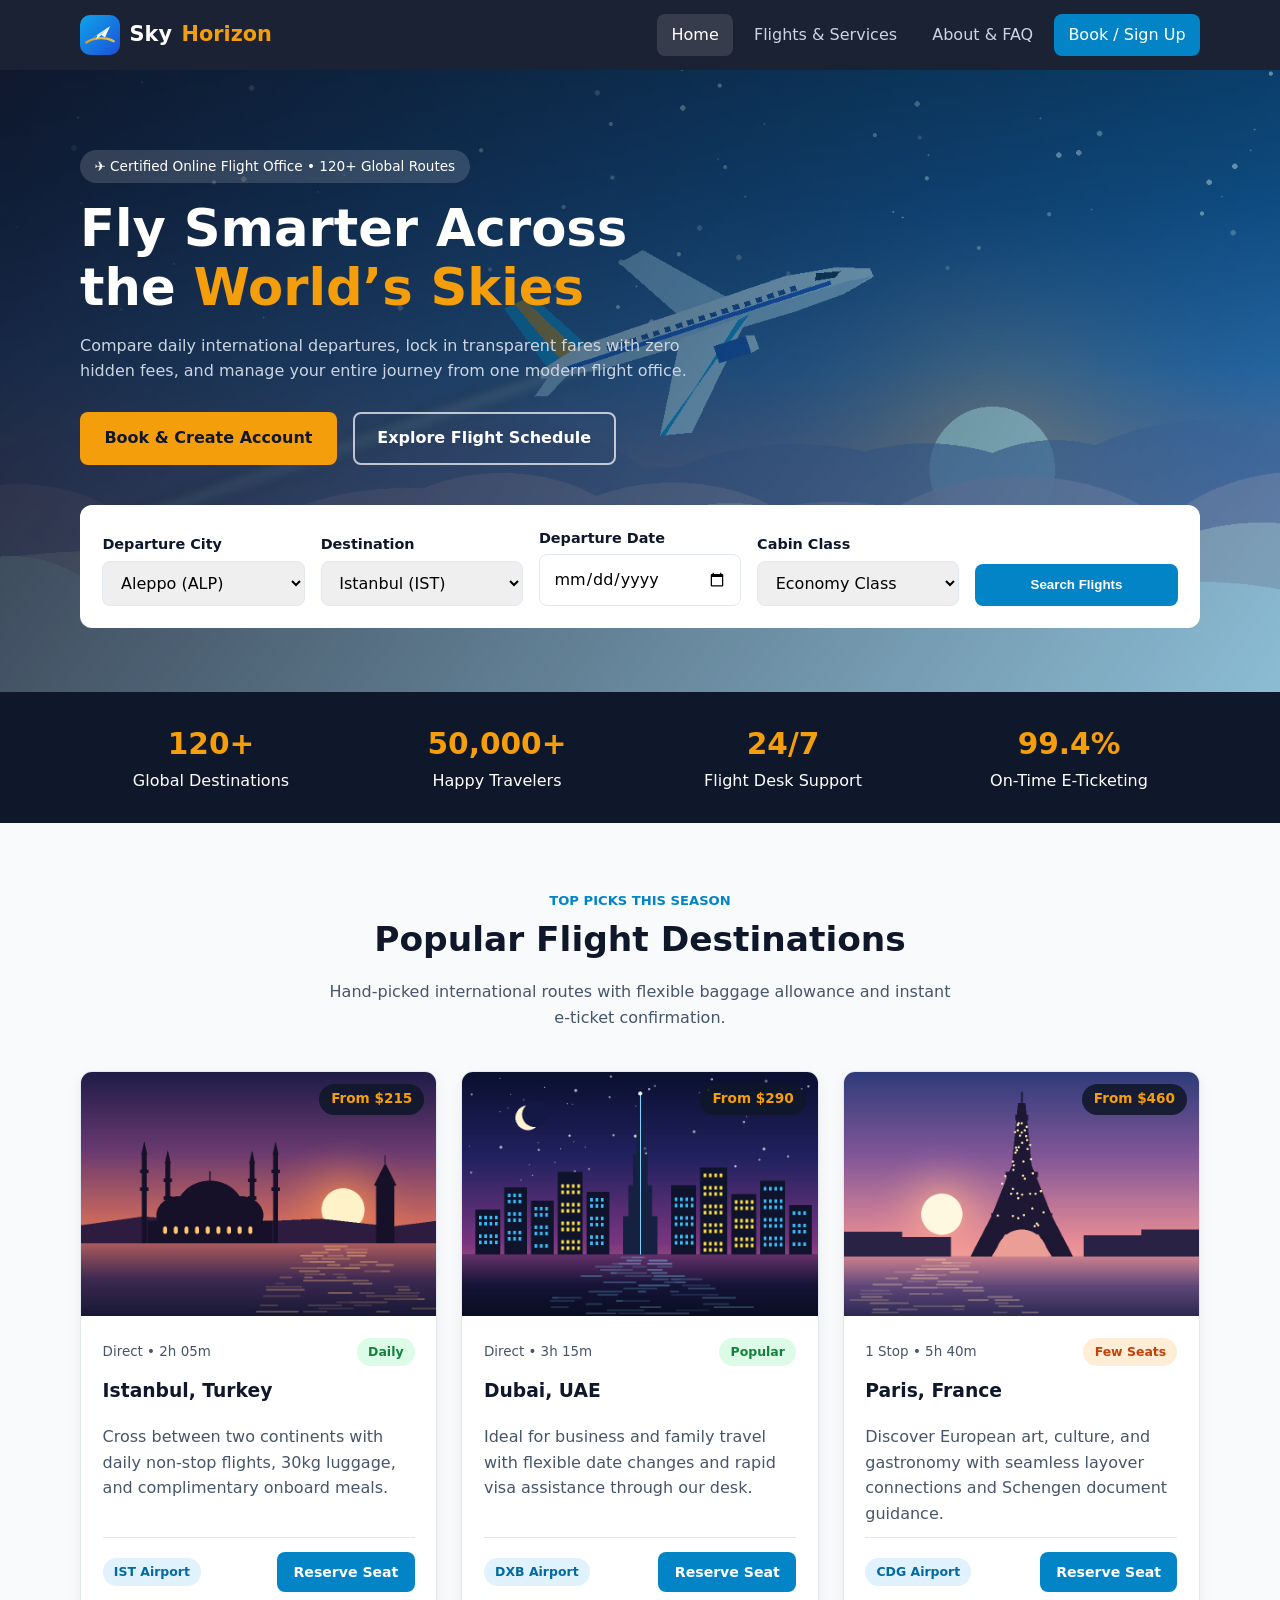
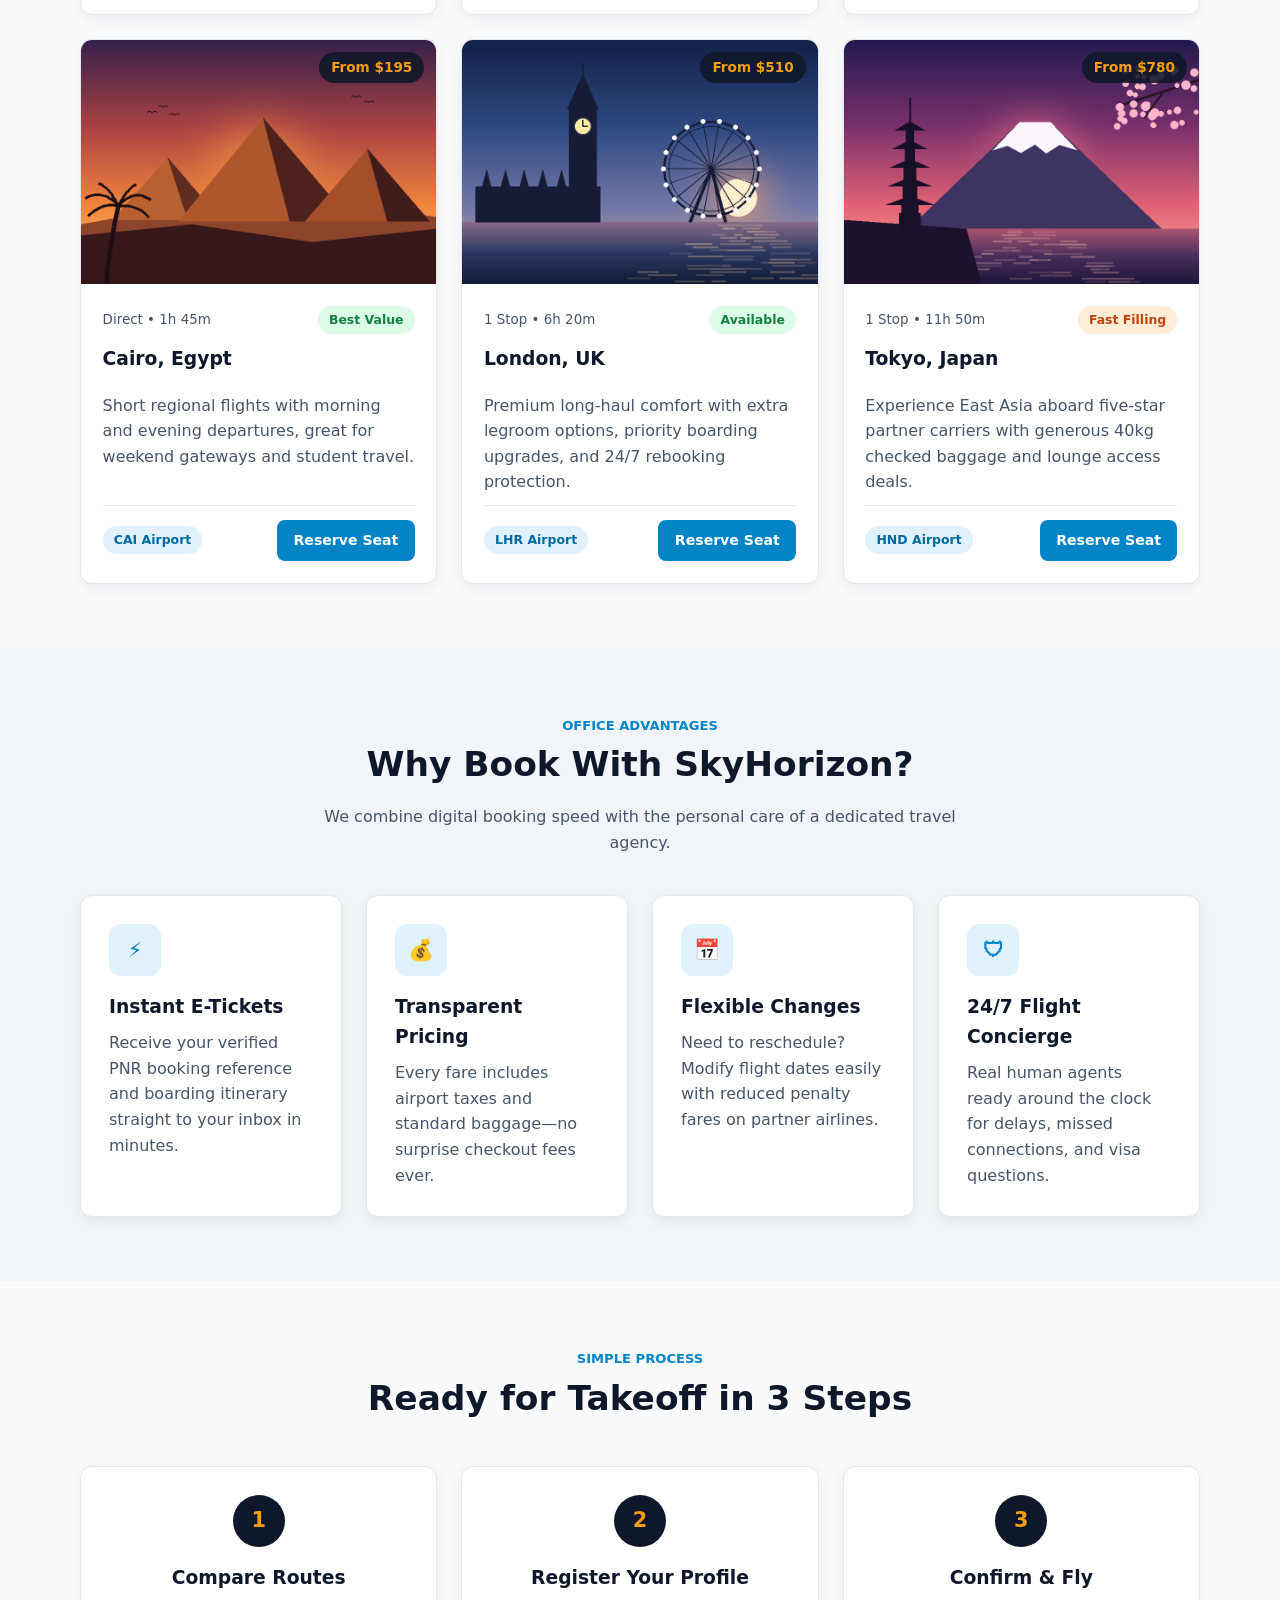
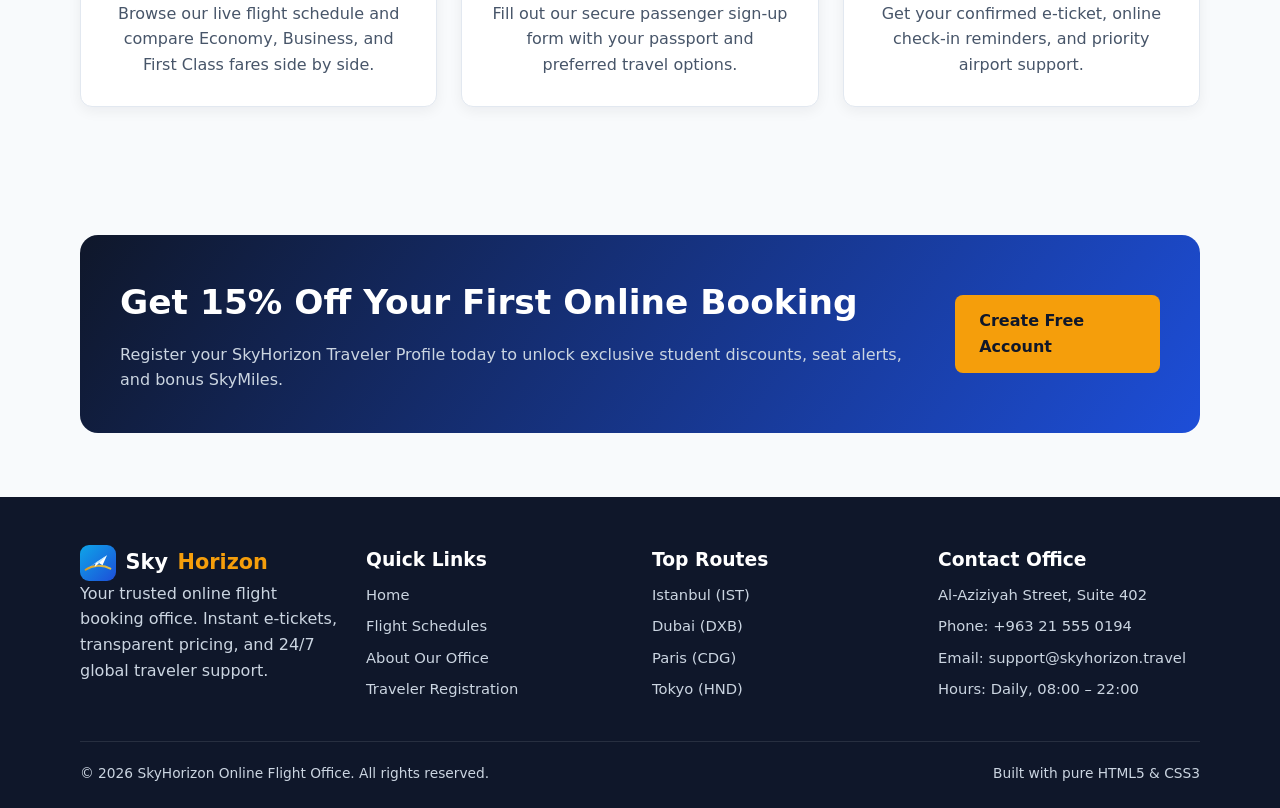
<file: index.html>
<!DOCTYPE html>
<html lang="en">
<head>
  <meta charset="UTF-8">
  <meta name="viewport" content="width=device-width, initial-scale=1.0">
  <meta name="description" content="SkyHorizon Online Flight Booking Office — Book international flights, compare cabin classes, and enjoy 24/7 travel support.">
  <title>SkyHorizon | Online Flight Booking Office</title>
  <link rel="stylesheet" href="css/style.css">
</head>
<body>
  <a class="skip-link" href="#main-content">Skip to main content</a>
  <header class="site-header">
    <div class="container navbar">
      <a href="index.html" class="brand">
        <img src="images/logo.svg" alt="SkyHorizon logo" width="40" height="40">
        Sky<span>Horizon</span>
      </a>
      <input type="checkbox" id="nav-toggle" class="nav-toggle" aria-label="Toggle navigation menu">
      <label for="nav-toggle" class="nav-toggle-label" aria-hidden="true">
        <span></span>
        <span></span>
        <span></span>
      </label>
      <nav class="nav-links" aria-label="Primary Navigation">
        <a href="index.html" class="active" aria-current="page">Home</a>
        <a href="flights.html">Flights &amp; Services</a>
        <a href="about.html">About &amp; FAQ</a>
        <a href="signup.html" class="nav-cta">Book / Sign Up</a>
      </nav>
    </div>
  </header>

  <main id="main-content">
    <!-- Hero Section -->
    <section class="hero">
      <div class="container">
        <div class="hero-content">
          <span class="hero-tag">&#9992; Certified Online Flight Office &bull; 120+ Global Routes</span>
          <h1>Fly Smarter Across the <span>World&rsquo;s Skies</span></h1>
          <p>Compare daily international departures, lock in transparent fares with zero hidden fees, and manage your entire journey from one modern flight office.</p>
          <div class="hero-actions">
            <a href="signup.html" class="btn btn-accent">Book &amp; Create Account</a>
            <a href="flights.html" class="btn btn-outline">Explore Flight Schedule</a>
          </div>
        </div>

        <!-- Quick Flight Search Form -->
        <div class="search-box" aria-label="Quick flight search">
          <form class="search-form" action="flights.html" method="get">
            <div class="search-field">
              <label for="search-from">Departure City</label>
              <select id="search-from" name="from" required>
                <option value="ALP">Aleppo (ALP)</option>
                <option value="DAM">Damascus (DAM)</option>
                <option value="BEY">Beirut (BEY)</option>
                <option value="AMM">Amman (AMM)</option>
              </select>
            </div>
            <div class="search-field">
              <label for="search-to">Destination</label>
              <select id="search-to" name="to" required>
                <option value="IST">Istanbul (IST)</option>
                <option value="DXB">Dubai (DXB)</option>
                <option value="CDG">Paris (CDG)</option>
                <option value="CAI">Cairo (CAI)</option>
                <option value="LHR">London (LHR)</option>
                <option value="HND">Tokyo (HND)</option>
              </select>
            </div>
            <div class="search-field">
              <label for="search-date">Departure Date</label>
              <input type="date" id="search-date" name="date" min="2026-11-27" required>
            </div>
            <div class="search-field">
              <label for="search-cabin">Cabin Class</label>
              <select id="search-cabin" name="cabin">
                <option value="economy">Economy Class</option>
                <option value="business">Business Class</option>
                <option value="first">First Class</option>
              </select>
            </div>
            <button type="submit" class="btn btn-primary">Search Flights</button>
          </form>
        </div>
      </div>
    </section>

    <!-- Trust Statistics Bar -->
    <section class="stats-bar" aria-label="Company highlights">
      <div class="container stats-grid">
        <div class="stat-item">
          <strong>120+</strong>
          <span>Global Destinations</span>
        </div>
        <div class="stat-item">
          <strong>50,000+</strong>
          <span>Happy Travelers</span>
        </div>
        <div class="stat-item">
          <strong>24/7</strong>
          <span>Flight Desk Support</span>
        </div>
        <div class="stat-item">
          <strong>99.4%</strong>
          <span>On-Time E-Ticketing</span>
        </div>
      </div>
    </section>

    <!-- Featured Destinations -->
    <section class="section" id="destinations">
      <div class="container">
        <header class="section-header">
          <span class="eyebrow">Top Picks This Season</span>
          <h2>Popular Flight Destinations</h2>
          <p>Hand-picked international routes with flexible baggage allowance and instant e-ticket confirmation.</p>
        </header>

        <div class="cards-grid">
          <article class="destination-card">
            <figure class="card-media">
              <img src="images/dest-istanbul.png" alt="Sunset over the Bosphorus and mosque skyline in Istanbul" loading="lazy">
              <span class="price-tag">From $215</span>
            </figure>
            <div class="card-body">
              <div class="card-meta">
                <span>Direct &bull; 2h 05m</span>
                <span class="badge badge-success">Daily</span>
              </div>
              <h3>Istanbul, Turkey</h3>
              <p>Cross between two continents with daily non-stop flights, 30kg luggage, and complimentary onboard meals.</p>
              <div class="card-footer">
                <span class="badge badge-sky">IST Airport</span>
                <a href="signup.html" class="btn btn-primary btn-sm">Reserve Seat</a>
              </div>
            </div>
          </article>

          <article class="destination-card">
            <figure class="card-media">
              <img src="images/dest-dubai.png" alt="Dubai skyline with Burj Khalifa illuminated at twilight" loading="lazy">
              <span class="price-tag">From $290</span>
            </figure>
            <div class="card-body">
              <div class="card-meta">
                <span>Direct &bull; 3h 15m</span>
                <span class="badge badge-success">Popular</span>
              </div>
              <h3>Dubai, UAE</h3>
              <p>Ideal for business and family travel with flexible date changes and rapid visa assistance through our desk.</p>
              <div class="card-footer">
                <span class="badge badge-sky">DXB Airport</span>
                <a href="signup.html" class="btn btn-primary btn-sm">Reserve Seat</a>
              </div>
            </div>
          </article>

          <article class="destination-card">
            <figure class="card-media">
              <img src="images/dest-paris.png" alt="Eiffel Tower glowing at sunset along the Seine in Paris" loading="lazy">
              <span class="price-tag">From $460</span>
            </figure>
            <div class="card-body">
              <div class="card-meta">
                <span>1 Stop &bull; 5h 40m</span>
                <span class="badge badge-warning">Few Seats</span>
              </div>
              <h3>Paris, France</h3>
              <p>Discover European art, culture, and gastronomy with seamless layover connections and Schengen document guidance.</p>
              <div class="card-footer">
                <span class="badge badge-sky">CDG Airport</span>
                <a href="signup.html" class="btn btn-primary btn-sm">Reserve Seat</a>
              </div>
            </div>
          </article>

          <article class="destination-card">
            <figure class="card-media">
              <img src="images/dest-cairo.png" alt="Great Pyramids of Giza under a golden desert sunset in Cairo" loading="lazy">
              <span class="price-tag">From $195</span>
            </figure>
            <div class="card-body">
              <div class="card-meta">
                <span>Direct &bull; 1h 45m</span>
                <span class="badge badge-success">Best Value</span>
              </div>
              <h3>Cairo, Egypt</h3>
              <p>Short regional flights with morning and evening departures, great for weekend gateways and student travel.</p>
              <div class="card-footer">
                <span class="badge badge-sky">CAI Airport</span>
                <a href="signup.html" class="btn btn-primary btn-sm">Reserve Seat</a>
              </div>
            </div>
          </article>

          <article class="destination-card">
            <figure class="card-media">
              <img src="images/dest-london.png" alt="Big Ben and the London Eye illuminated along the Thames at dusk" loading="lazy">
              <span class="price-tag">From $510</span>
            </figure>
            <div class="card-body">
              <div class="card-meta">
                <span>1 Stop &bull; 6h 20m</span>
                <span class="badge badge-success">Available</span>
              </div>
              <h3>London, UK</h3>
              <p>Premium long-haul comfort with extra legroom options, priority boarding upgrades, and 24/7 rebooking protection.</p>
              <div class="card-footer">
                <span class="badge badge-sky">LHR Airport</span>
                <a href="signup.html" class="btn btn-primary btn-sm">Reserve Seat</a>
              </div>
            </div>
          </article>

          <article class="destination-card">
            <figure class="card-media">
              <img src="images/dest-tokyo.png" alt="Snow-capped Mount Fuji and traditional pagoda at twilight in Tokyo" loading="lazy">
              <span class="price-tag">From $780</span>
            </figure>
            <div class="card-body">
              <div class="card-meta">
                <span>1 Stop &bull; 11h 50m</span>
                <span class="badge badge-warning">Fast Filling</span>
              </div>
              <h3>Tokyo, Japan</h3>
              <p>Experience East Asia aboard five-star partner carriers with generous 40kg checked baggage and lounge access deals.</p>
              <div class="card-footer">
                <span class="badge badge-sky">HND Airport</span>
                <a href="signup.html" class="btn btn-primary btn-sm">Reserve Seat</a>
              </div>
            </div>
          </article>
        </div>
      </div>
    </section>

    <!-- Why Choose Us -->
    <section class="section section-alt">
      <div class="container">
        <header class="section-header">
          <span class="eyebrow">Office Advantages</span>
          <h2>Why Book With SkyHorizon?</h2>
          <p>We combine digital booking speed with the personal care of a dedicated travel agency.</p>
        </header>

        <div class="features-grid">
          <article class="feature-card">
            <div class="feature-icon" aria-hidden="true">&#9889;</div>
            <h3>Instant E-Tickets</h3>
            <p>Receive your verified PNR booking reference and boarding itinerary straight to your inbox in minutes.</p>
          </article>
          <article class="feature-card">
            <div class="feature-icon" aria-hidden="true">&#128176;</div>
            <h3>Transparent Pricing</h3>
            <p>Every fare includes airport taxes and standard baggage&mdash;no surprise checkout fees ever.</p>
          </article>
          <article class="feature-card">
            <div class="feature-icon" aria-hidden="true">&#128197;</div>
            <h3>Flexible Changes</h3>
            <p>Need to reschedule? Modify flight dates easily with reduced penalty fares on partner airlines.</p>
          </article>
          <article class="feature-card">
            <div class="feature-icon" aria-hidden="true">&#128737;</div>
            <h3>24/7 Flight Concierge</h3>
            <p>Real human agents ready around the clock for delays, missed connections, and visa questions.</p>
          </article>
        </div>
      </div>
    </section>

    <!-- How It Works -->
    <section class="section">
      <div class="container">
        <header class="section-header">
          <span class="eyebrow">Simple Process</span>
          <h2>Ready for Takeoff in 3 Steps</h2>
        </header>
        <div class="steps-grid">
          <article class="step-card">
            <span class="step-number">1</span>
            <h3>Compare Routes</h3>
            <p>Browse our live flight schedule and compare Economy, Business, and First Class fares side by side.</p>
          </article>
          <article class="step-card">
            <span class="step-number">2</span>
            <h3>Register Your Profile</h3>
            <p>Fill out our secure passenger sign-up form with your passport and preferred travel options.</p>
          </article>
          <article class="step-card">
            <span class="step-number">3</span>
            <h3>Confirm &amp; Fly</h3>
            <p>Get your confirmed e-ticket, online check-in reminders, and priority airport support.</p>
          </article>
        </div>
      </div>
    </section>

    <!-- Promo CTA Banner -->
    <section class="section">
      <div class="container">
        <aside class="cta-banner">
          <div>
            <h2>Get 15% Off Your First Online Booking</h2>
            <p>Register your SkyHorizon Traveler Profile today to unlock exclusive student discounts, seat alerts, and bonus SkyMiles.</p>
          </div>
          <a href="signup.html" class="btn btn-accent">Create Free Account</a>
        </aside>
      </div>
    </section>
  </main>

  <footer class="site-footer">
    <div class="container">
      <div class="footer-grid">
        <div class="footer-col">
          <a href="index.html" class="brand">
            <img src="images/logo.svg" alt="SkyHorizon logo" width="36" height="36">
            Sky<span>Horizon</span>
          </a>
          <p>Your trusted online flight booking office. Instant e-tickets, transparent pricing, and 24/7 global traveler support.</p>
        </div>
        <div class="footer-col">
          <h3>Quick Links</h3>
          <ul>
            <li><a href="index.html">Home</a></li>
            <li><a href="flights.html">Flight Schedules</a></li>
            <li><a href="about.html">About Our Office</a></li>
            <li><a href="signup.html">Traveler Registration</a></li>
          </ul>
        </div>
        <div class="footer-col">
          <h3>Top Routes</h3>
          <ul>
            <li><a href="flights.html#schedule">Istanbul (IST)</a></li>
            <li><a href="flights.html#schedule">Dubai (DXB)</a></li>
            <li><a href="flights.html#schedule">Paris (CDG)</a></li>
            <li><a href="flights.html#schedule">Tokyo (HND)</a></li>
          </ul>
        </div>
        <div class="footer-col">
          <h3>Contact Office</h3>
          <ul>
            <li>Al-Aziziyah Street, Suite 402</li>
            <li>Phone: +963 21 555 0194</li>
            <li>Email: support@skyhorizon.travel</li>
            <li>Hours: Daily, 08:00 &ndash; 22:00</li>
          </ul>
        </div>
      </div>
      <div class="footer-bottom">
        <p>&copy; 2026 SkyHorizon Online Flight Office. All rights reserved.</p>
        <p>Built with pure HTML5 &amp; CSS3</p>
      </div>
    </div>
  </footer>
</body>
</html>
</file>
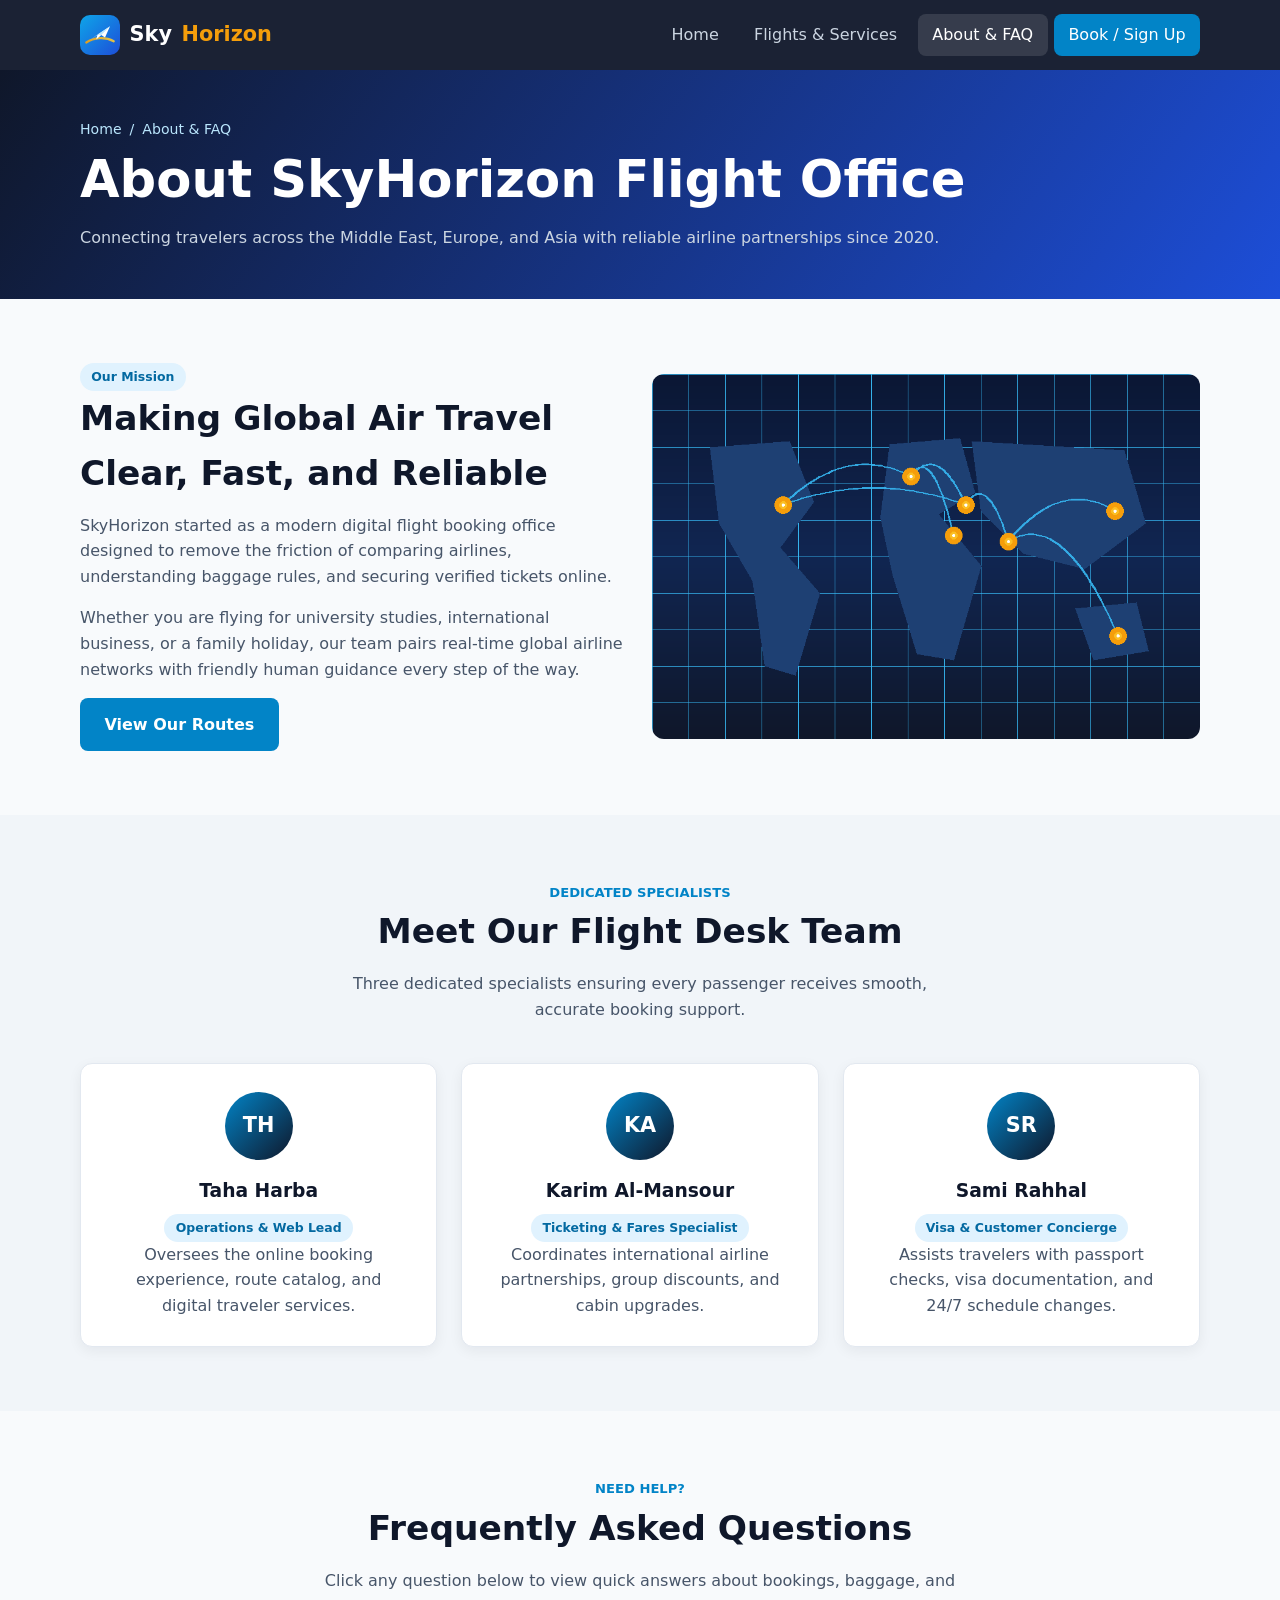
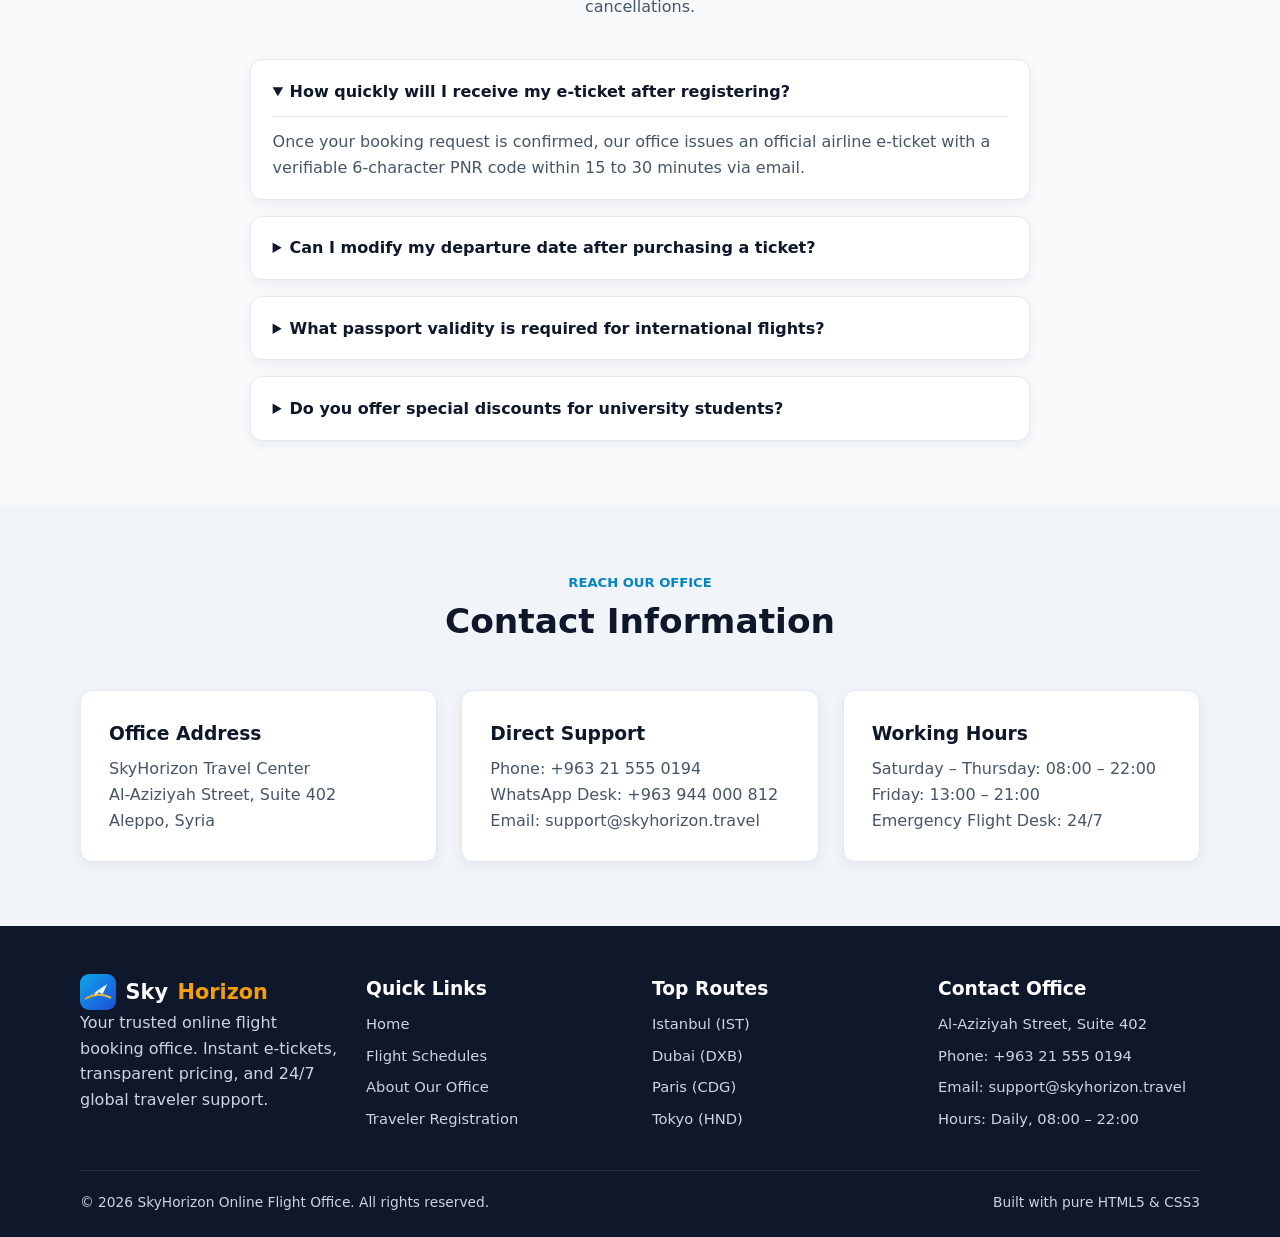
<file: about.html>
<!DOCTYPE html>
<html lang="en">
<head>
  <meta charset="UTF-8">
  <meta name="viewport" content="width=device-width, initial-scale=1.0">
  <meta name="description" content="Learn about SkyHorizon Online Flight Office, meet our team, read frequently asked questions, and contact our desk.">
  <title>About &amp; FAQ | SkyHorizon Flight Office</title>
  <link rel="stylesheet" href="css/style.css">
</head>
<body>
  <a class="skip-link" href="#main-content">Skip to main content</a>
  <header class="site-header">
    <div class="container navbar">
      <a href="index.html" class="brand">
        <img src="images/logo.svg" alt="SkyHorizon logo" width="40" height="40">
        Sky<span>Horizon</span>
      </a>
      <input type="checkbox" id="nav-toggle" class="nav-toggle" aria-label="Toggle navigation menu">
      <label for="nav-toggle" class="nav-toggle-label" aria-hidden="true">
        <span></span>
        <span></span>
        <span></span>
      </label>
      <nav class="nav-links" aria-label="Primary Navigation">
        <a href="index.html">Home</a>
        <a href="flights.html">Flights &amp; Services</a>
        <a href="about.html" class="active" aria-current="page">About &amp; FAQ</a>
        <a href="signup.html" class="nav-cta">Book / Sign Up</a>
      </nav>
    </div>
  </header>

  <main id="main-content">
    <section class="page-banner">
      <div class="container">
        <nav class="breadcrumb" aria-label="Breadcrumb">
          <a href="index.html">Home</a>
          <span aria-hidden="true">/</span>
          <span>About &amp; FAQ</span>
        </nav>
        <h1>About SkyHorizon Flight Office</h1>
        <p>Connecting travelers across the Middle East, Europe, and Asia with reliable airline partnerships since 2020.</p>
      </div>
    </section>

    <!-- Our Story Section -->
    <section class="section">
      <div class="container split-grid">
        <div class="split-content">
          <span class="badge badge-sky">Our Mission</span>
          <h2>Making Global Air Travel Clear, Fast, and Reliable</h2>
          <p>SkyHorizon started as a modern digital flight booking office designed to remove the friction of comparing airlines, understanding baggage rules, and securing verified tickets online.</p>
          <p>Whether you are flying for university studies, international business, or a family holiday, our team pairs real-time global airline networks with friendly human guidance every step of the way.</p>
          <a href="flights.html" class="btn btn-primary">View Our Routes</a>
        </div>
        <figure class="split-media">
          <img src="images/about-office.png" alt="Global flight network map connecting international hubs served by SkyHorizon" loading="lazy">
        </figure>
      </div>
    </section>

    <!-- Our Team Section (3 Members) -->
    <section class="section section-alt">
      <div class="container">
        <header class="section-header">
          <span class="eyebrow">Dedicated Specialists</span>
          <h2>Meet Our Flight Desk Team</h2>
          <p>Three dedicated specialists ensuring every passenger receives smooth, accurate booking support.</p>
        </header>

        <div class="cards-grid">
          <article class="team-card">
            <div class="avatar" aria-hidden="true">TH</div>
            <h3>Taha Harba</h3>
            <p class="badge badge-sky">Operations &amp; Web Lead</p>
            <p>Oversees the online booking experience, route catalog, and digital traveler services.</p>
          </article>
          <article class="team-card">
            <div class="avatar" aria-hidden="true">KA</div>
            <h3>Karim Al-Mansour</h3>
            <p class="badge badge-sky">Ticketing &amp; Fares Specialist</p>
            <p>Coordinates international airline partnerships, group discounts, and cabin upgrades.</p>
          </article>
          <article class="team-card">
            <div class="avatar" aria-hidden="true">SR</div>
            <h3>Sami Rahhal</h3>
            <p class="badge badge-sky">Visa &amp; Customer Concierge</p>
            <p>Assists travelers with passport checks, visa documentation, and 24/7 schedule changes.</p>
          </article>
        </div>
      </div>
    </section>

    <!-- FAQ Section using Semantic HTML5 <details> & <summary> -->
    <section class="section" id="faq">
      <div class="container">
        <header class="section-header">
          <span class="eyebrow">Need Help?</span>
          <h2>Frequently Asked Questions</h2>
          <p>Click any question below to view quick answers about bookings, baggage, and cancellations.</p>
        </header>

        <div class="faq-list">
          <details class="faq-item" open>
            <summary>How quickly will I receive my e-ticket after registering?</summary>
            <p>Once your booking request is confirmed, our office issues an official airline e-ticket with a verifiable 6-character PNR code within 15 to 30 minutes via email.</p>
          </details>
          <details class="faq-item">
            <summary>Can I modify my departure date after purchasing a ticket?</summary>
            <p>Yes. Economy Flex, Business, and First Class tickets allow date modifications. Contact our 24/7 desk at least 24 hours before departure to adjust your itinerary.</p>
          </details>
          <details class="faq-item">
            <summary>What passport validity is required for international flights?</summary>
            <p>Most international destinations require your passport to be valid for at least 6 months beyond your planned return date. Please double-check your passport number during sign-up.</p>
          </details>
          <details class="faq-item">
            <summary>Do you offer special discounts for university students?</summary>
            <p>Yes! Students receive discounted fares and extra baggage allowance on selected routes to Europe, Turkey, and the Gulf when registering with a valid student ID.</p>
          </details>
        </div>
      </div>
    </section>

    <!-- Contact Details -->
    <section class="section section-alt">
      <div class="container">
        <header class="section-header">
          <span class="eyebrow">Reach Our Office</span>
          <h2>Contact Information</h2>
        </header>
        <div class="contact-grid">
          <article class="contact-card">
            <h3>Office Address</h3>
            <address>SkyHorizon Travel Center<br>Al-Aziziyah Street, Suite 402<br>Aleppo, Syria</address>
          </article>
          <article class="contact-card">
            <h3>Direct Support</h3>
            <p>Phone: +963 21 555 0194<br>WhatsApp Desk: +963 944 000 812<br>Email: support@skyhorizon.travel</p>
          </article>
          <article class="contact-card">
            <h3>Working Hours</h3>
            <p>Saturday &ndash; Thursday: 08:00 &ndash; 22:00<br>Friday: 13:00 &ndash; 21:00<br>Emergency Flight Desk: 24/7</p>
          </article>
        </div>
      </div>
    </section>
  </main>

  <footer class="site-footer">
    <div class="container">
      <div class="footer-grid">
        <div class="footer-col">
          <a href="index.html" class="brand">
            <img src="images/logo.svg" alt="SkyHorizon logo" width="36" height="36">
            Sky<span>Horizon</span>
          </a>
          <p>Your trusted online flight booking office. Instant e-tickets, transparent pricing, and 24/7 global traveler support.</p>
        </div>
        <div class="footer-col">
          <h3>Quick Links</h3>
          <ul>
            <li><a href="index.html">Home</a></li>
            <li><a href="flights.html">Flight Schedules</a></li>
            <li><a href="about.html">About Our Office</a></li>
            <li><a href="signup.html">Traveler Registration</a></li>
          </ul>
        </div>
        <div class="footer-col">
          <h3>Top Routes</h3>
          <ul>
            <li><a href="flights.html#schedule">Istanbul (IST)</a></li>
            <li><a href="flights.html#schedule">Dubai (DXB)</a></li>
            <li><a href="flights.html#schedule">Paris (CDG)</a></li>
            <li><a href="flights.html#schedule">Tokyo (HND)</a></li>
          </ul>
        </div>
        <div class="footer-col">
          <h3>Contact Office</h3>
          <ul>
            <li>Al-Aziziyah Street, Suite 402</li>
            <li>Phone: +963 21 555 0194</li>
            <li>Email: support@skyhorizon.travel</li>
            <li>Hours: Daily, 08:00 &ndash; 22:00</li>
          </ul>
        </div>
      </div>
      <div class="footer-bottom">
        <p>&copy; 2026 SkyHorizon Online Flight Office. All rights reserved.</p>
        <p>Built with pure HTML5 &amp; CSS3</p>
      </div>
    </div>
  </footer>
</body>
</html>
</file>
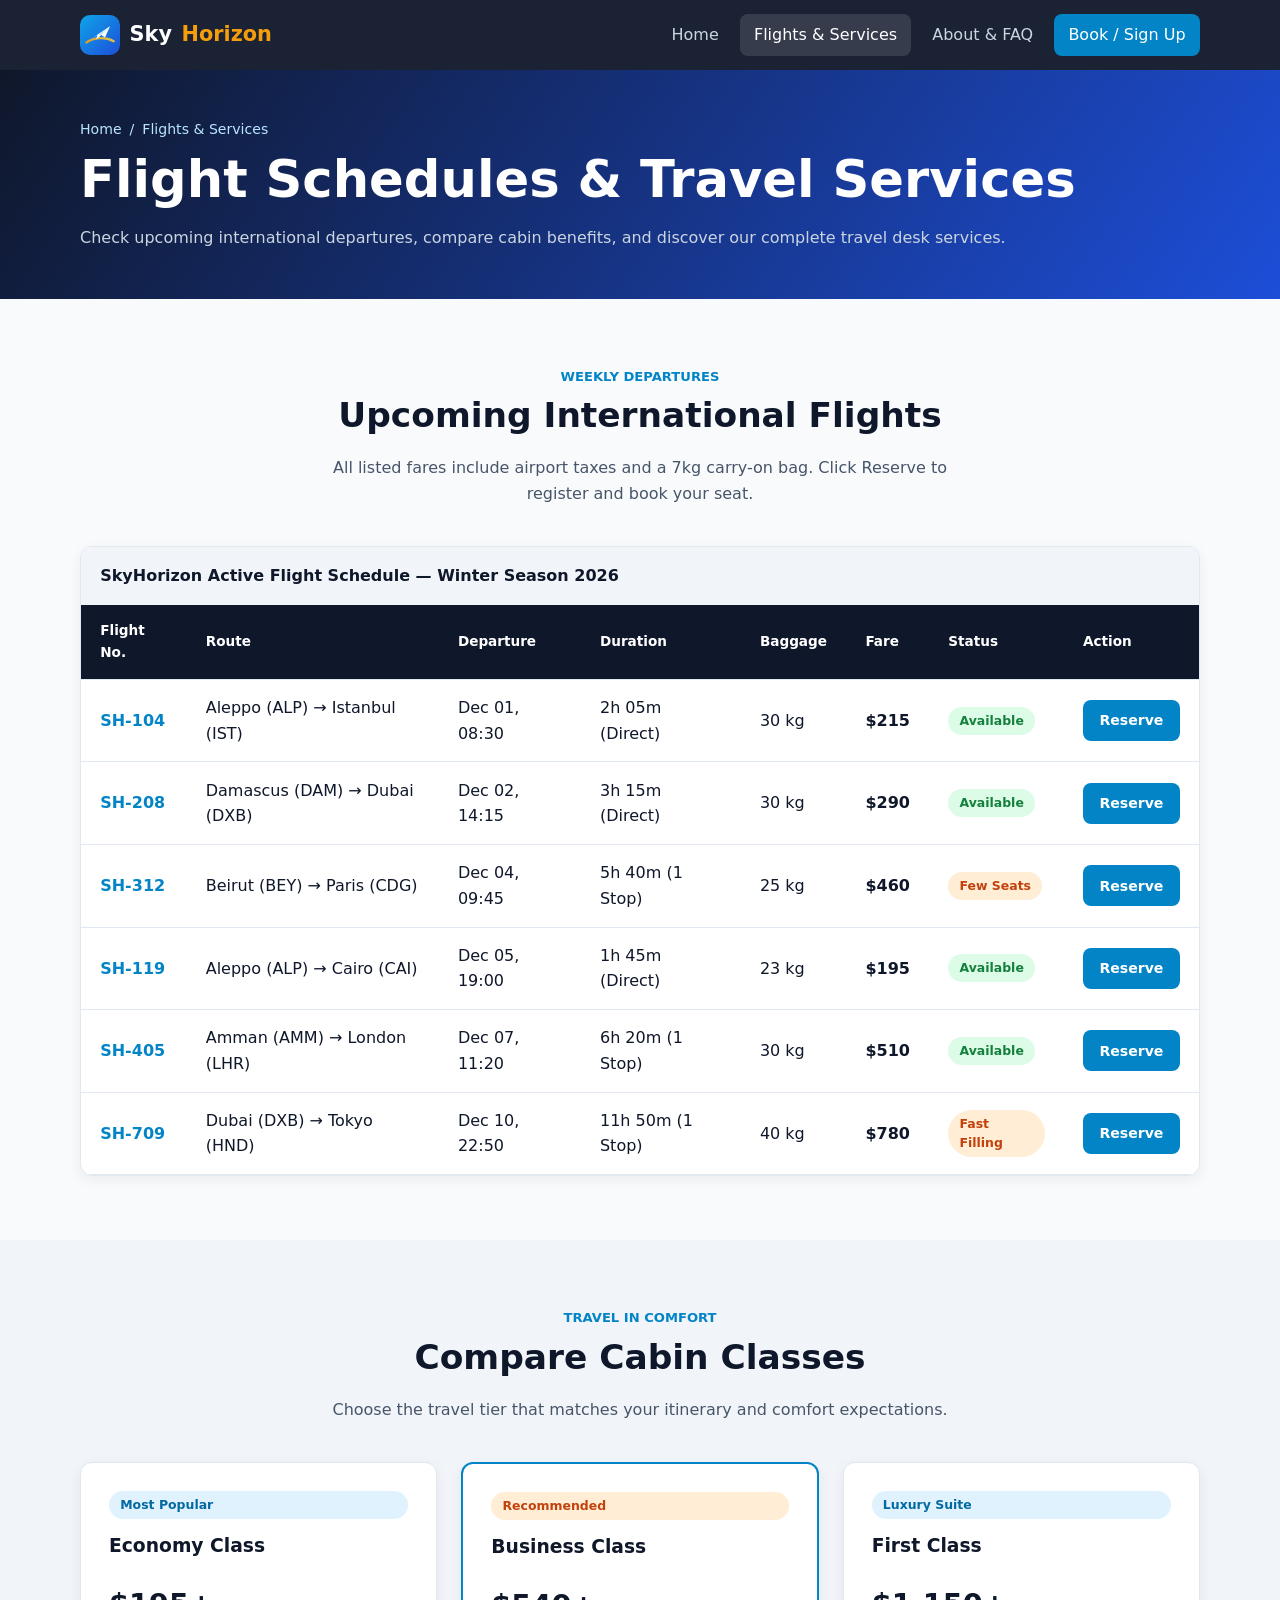
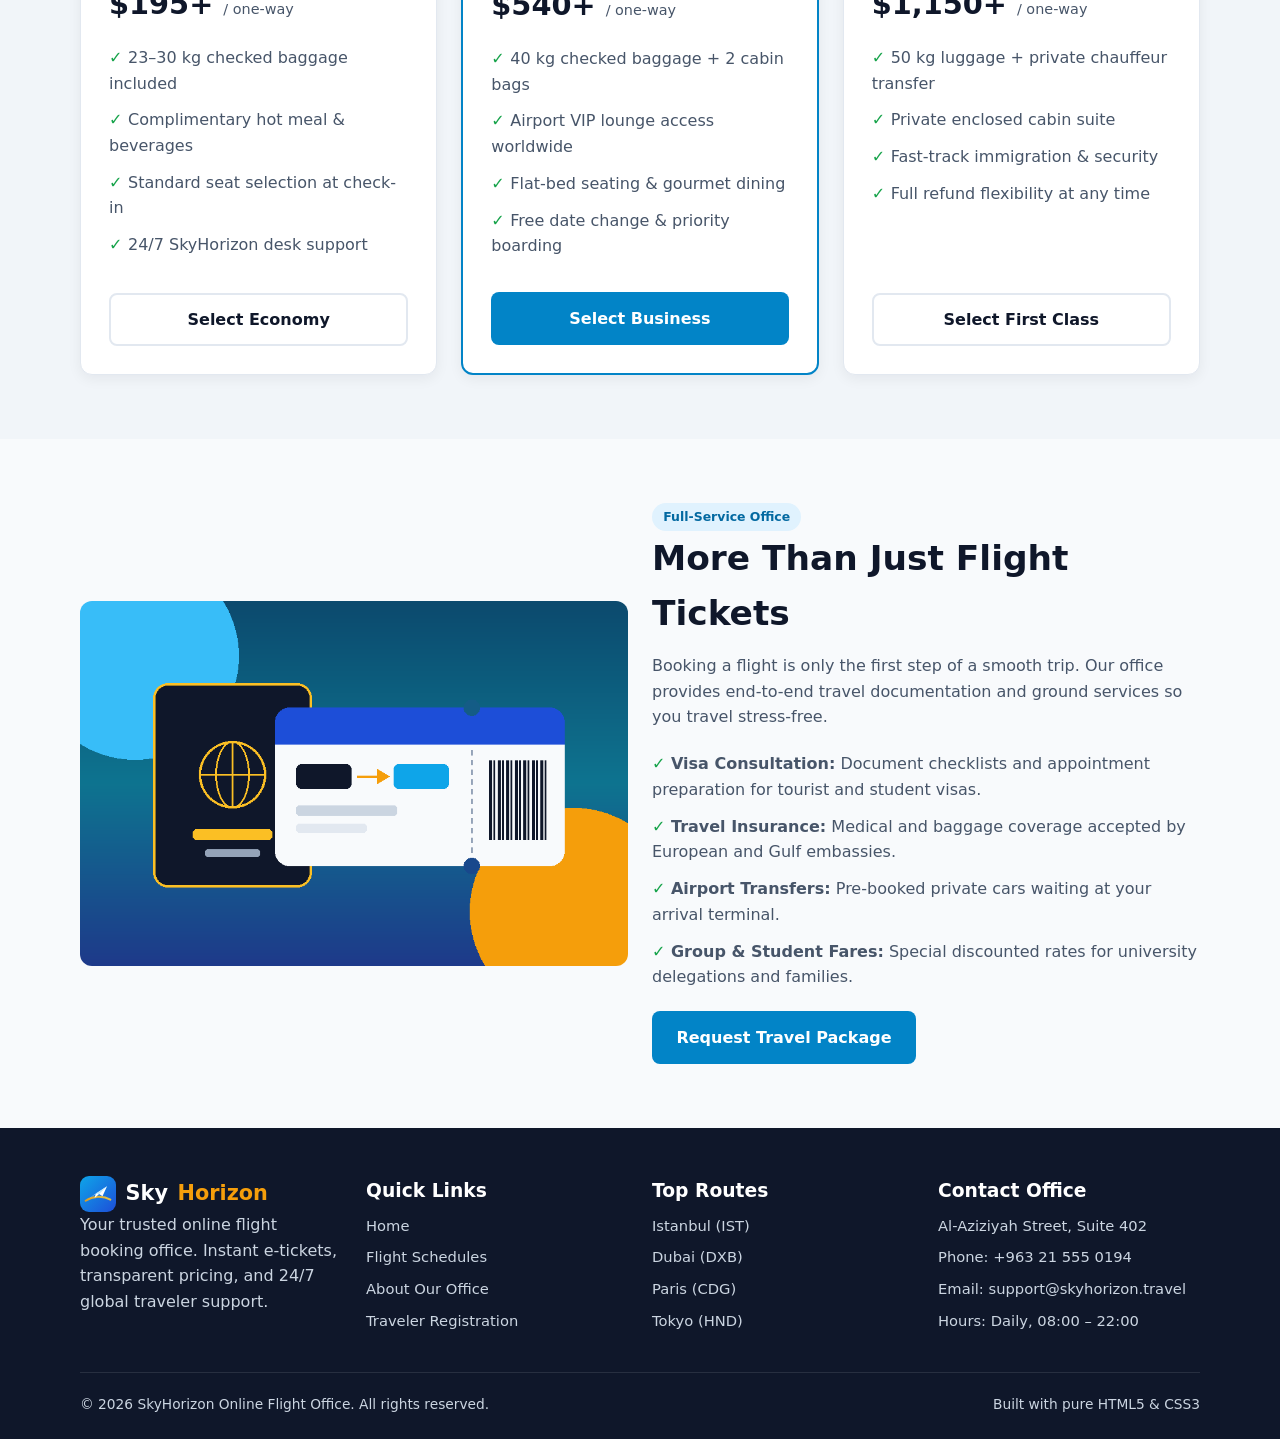
<file: flights.html>
<!DOCTYPE html>
<html lang="en">
<head>
  <meta charset="UTF-8">
  <meta name="viewport" content="width=device-width, initial-scale=1.0">
  <meta name="description" content="Explore live international flight schedules, cabin classes, and travel office services at SkyHorizon.">
  <title>Flights &amp; Services | SkyHorizon Flight Office</title>
  <link rel="stylesheet" href="css/style.css">
</head>
<body>
  <a class="skip-link" href="#main-content">Skip to main content</a>
  <header class="site-header">
    <div class="container navbar">
      <a href="index.html" class="brand">
        <img src="images/logo.svg" alt="SkyHorizon logo" width="40" height="40">
        Sky<span>Horizon</span>
      </a>
      <input type="checkbox" id="nav-toggle" class="nav-toggle" aria-label="Toggle navigation menu">
      <label for="nav-toggle" class="nav-toggle-label" aria-hidden="true">
        <span></span>
        <span></span>
        <span></span>
      </label>
      <nav class="nav-links" aria-label="Primary Navigation">
        <a href="index.html">Home</a>
        <a href="flights.html" class="active" aria-current="page">Flights &amp; Services</a>
        <a href="about.html">About &amp; FAQ</a>
        <a href="signup.html" class="nav-cta">Book / Sign Up</a>
      </nav>
    </div>
  </header>

  <main id="main-content">
    <section class="page-banner">
      <div class="container">
        <nav class="breadcrumb" aria-label="Breadcrumb">
          <a href="index.html">Home</a>
          <span aria-hidden="true">/</span>
          <span>Flights &amp; Services</span>
        </nav>
        <h1>Flight Schedules &amp; Travel Services</h1>
        <p>Check upcoming international departures, compare cabin benefits, and discover our complete travel desk services.</p>
      </div>
    </section>

    <!-- Live Flight Schedule Table -->
    <section class="section" id="schedule">
      <div class="container">
        <header class="section-header">
          <span class="eyebrow">Weekly Departures</span>
          <h2>Upcoming International Flights</h2>
          <p>All listed fares include airport taxes and a 7kg carry-on bag. Click Reserve to register and book your seat.</p>
        </header>

        <div class="table-wrapper">
          <table class="flight-table">
            <caption>SkyHorizon Active Flight Schedule &mdash; Winter Season 2026</caption>
            <thead>
              <tr>
                <th scope="col">Flight No.</th>
                <th scope="col">Route</th>
                <th scope="col">Departure</th>
                <th scope="col">Duration</th>
                <th scope="col">Baggage</th>
                <th scope="col">Fare</th>
                <th scope="col">Status</th>
                <th scope="col">Action</th>
              </tr>
            </thead>
            <tbody>
              <tr>
                <td class="flight-code">SH-104</td>
                <td>Aleppo (ALP) &rarr; Istanbul (IST)</td>
                <td><time datetime="2026-12-01T08:30">Dec 01, 08:30</time></td>
                <td>2h 05m (Direct)</td>
                <td>30 kg</td>
                <td class="price-cell">$215</td>
                <td><span class="badge badge-success">Available</span></td>
                <td><a href="signup.html" class="btn btn-primary btn-sm">Reserve</a></td>
              </tr>
              <tr>
                <td class="flight-code">SH-208</td>
                <td>Damascus (DAM) &rarr; Dubai (DXB)</td>
                <td><time datetime="2026-12-02T14:15">Dec 02, 14:15</time></td>
                <td>3h 15m (Direct)</td>
                <td>30 kg</td>
                <td class="price-cell">$290</td>
                <td><span class="badge badge-success">Available</span></td>
                <td><a href="signup.html" class="btn btn-primary btn-sm">Reserve</a></td>
              </tr>
              <tr>
                <td class="flight-code">SH-312</td>
                <td>Beirut (BEY) &rarr; Paris (CDG)</td>
                <td><time datetime="2026-12-04T09:45">Dec 04, 09:45</time></td>
                <td>5h 40m (1 Stop)</td>
                <td>25 kg</td>
                <td class="price-cell">$460</td>
                <td><span class="badge badge-warning">Few Seats</span></td>
                <td><a href="signup.html" class="btn btn-primary btn-sm">Reserve</a></td>
              </tr>
              <tr>
                <td class="flight-code">SH-119</td>
                <td>Aleppo (ALP) &rarr; Cairo (CAI)</td>
                <td><time datetime="2026-12-05T19:00">Dec 05, 19:00</time></td>
                <td>1h 45m (Direct)</td>
                <td>23 kg</td>
                <td class="price-cell">$195</td>
                <td><span class="badge badge-success">Available</span></td>
                <td><a href="signup.html" class="btn btn-primary btn-sm">Reserve</a></td>
              </tr>
              <tr>
                <td class="flight-code">SH-405</td>
                <td>Amman (AMM) &rarr; London (LHR)</td>
                <td><time datetime="2026-12-07T11:20">Dec 07, 11:20</time></td>
                <td>6h 20m (1 Stop)</td>
                <td>30 kg</td>
                <td class="price-cell">$510</td>
                <td><span class="badge badge-success">Available</span></td>
                <td><a href="signup.html" class="btn btn-primary btn-sm">Reserve</a></td>
              </tr>
              <tr>
                <td class="flight-code">SH-709</td>
                <td>Dubai (DXB) &rarr; Tokyo (HND)</td>
                <td><time datetime="2026-12-10T22:50">Dec 10, 22:50</time></td>
                <td>11h 50m (1 Stop)</td>
                <td>40 kg</td>
                <td class="price-cell">$780</td>
                <td><span class="badge badge-warning">Fast Filling</span></td>
                <td><a href="signup.html" class="btn btn-primary btn-sm">Reserve</a></td>
              </tr>
            </tbody>
          </table>
        </div>
      </div>
    </section>

    <!-- Cabin Classes Comparison -->
    <section class="section section-alt">
      <div class="container">
        <header class="section-header">
          <span class="eyebrow">Travel In Comfort</span>
          <h2>Compare Cabin Classes</h2>
          <p>Choose the travel tier that matches your itinerary and comfort expectations.</p>
        </header>

        <div class="cards-grid">
          <article class="cabin-card">
            <span class="badge badge-sky">Most Popular</span>
            <h3>Economy Class</h3>
            <p class="cabin-price">$195+ <span>/ one-way</span></p>
            <ul class="check-list">
              <li>23&ndash;30 kg checked baggage included</li>
              <li>Complimentary hot meal &amp; beverages</li>
              <li>Standard seat selection at check-in</li>
              <li>24/7 SkyHorizon desk support</li>
            </ul>
            <a href="signup.html" class="btn btn-outline-dark">Select Economy</a>
          </article>

          <article class="cabin-card featured">
            <span class="badge badge-warning">Recommended</span>
            <h3>Business Class</h3>
            <p class="cabin-price">$540+ <span>/ one-way</span></p>
            <ul class="check-list">
              <li>40 kg checked baggage + 2 cabin bags</li>
              <li>Airport VIP lounge access worldwide</li>
              <li>Flat-bed seating &amp; gourmet dining</li>
              <li>Free date change &amp; priority boarding</li>
            </ul>
            <a href="signup.html" class="btn btn-primary">Select Business</a>
          </article>

          <article class="cabin-card">
            <span class="badge badge-sky">Luxury Suite</span>
            <h3>First Class</h3>
            <p class="cabin-price">$1,150+ <span>/ one-way</span></p>
            <ul class="check-list">
              <li>50 kg luggage + private chauffeur transfer</li>
              <li>Private enclosed cabin suite</li>
              <li>Fast-track immigration &amp; security</li>
              <li>Full refund flexibility at any time</li>
            </ul>
            <a href="signup.html" class="btn btn-outline-dark">Select First Class</a>
          </article>
        </div>
      </div>
    </section>

    <!-- Extra Flight Office Services -->
    <section class="section">
      <div class="container split-grid">
        <figure class="split-media">
          <img src="images/services-travel.png" alt="Stylized passport and boarding pass illustrating SkyHorizon travel services" loading="lazy">
        </figure>
        <div class="split-content">
          <span class="badge badge-sky">Full-Service Office</span>
          <h2>More Than Just Flight Tickets</h2>
          <p>Booking a flight is only the first step of a smooth trip. Our office provides end-to-end travel documentation and ground services so you travel stress-free.</p>
          <ul class="check-list">
            <li><strong>Visa Consultation:</strong> Document checklists and appointment preparation for tourist and student visas.</li>
            <li><strong>Travel Insurance:</strong> Medical and baggage coverage accepted by European and Gulf embassies.</li>
            <li><strong>Airport Transfers:</strong> Pre-booked private cars waiting at your arrival terminal.</li>
            <li><strong>Group &amp; Student Fares:</strong> Special discounted rates for university delegations and families.</li>
          </ul>
          <a href="signup.html" class="btn btn-primary">Request Travel Package</a>
        </div>
      </div>
    </section>
  </main>

  <footer class="site-footer">
    <div class="container">
      <div class="footer-grid">
        <div class="footer-col">
          <a href="index.html" class="brand">
            <img src="images/logo.svg" alt="SkyHorizon logo" width="36" height="36">
            Sky<span>Horizon</span>
          </a>
          <p>Your trusted online flight booking office. Instant e-tickets, transparent pricing, and 24/7 global traveler support.</p>
        </div>
        <div class="footer-col">
          <h3>Quick Links</h3>
          <ul>
            <li><a href="index.html">Home</a></li>
            <li><a href="flights.html">Flight Schedules</a></li>
            <li><a href="about.html">About Our Office</a></li>
            <li><a href="signup.html">Traveler Registration</a></li>
          </ul>
        </div>
        <div class="footer-col">
          <h3>Top Routes</h3>
          <ul>
            <li><a href="flights.html#schedule">Istanbul (IST)</a></li>
            <li><a href="flights.html#schedule">Dubai (DXB)</a></li>
            <li><a href="flights.html#schedule">Paris (CDG)</a></li>
            <li><a href="flights.html#schedule">Tokyo (HND)</a></li>
          </ul>
        </div>
        <div class="footer-col">
          <h3>Contact Office</h3>
          <ul>
            <li>Al-Aziziyah Street, Suite 402</li>
            <li>Phone: +963 21 555 0194</li>
            <li>Email: support@skyhorizon.travel</li>
            <li>Hours: Daily, 08:00 &ndash; 22:00</li>
          </ul>
        </div>
      </div>
      <div class="footer-bottom">
        <p>&copy; 2026 SkyHorizon Online Flight Office. All rights reserved.</p>
        <p>Built with pure HTML5 &amp; CSS3</p>
      </div>
    </div>
  </footer>
</body>
</html>
</file>
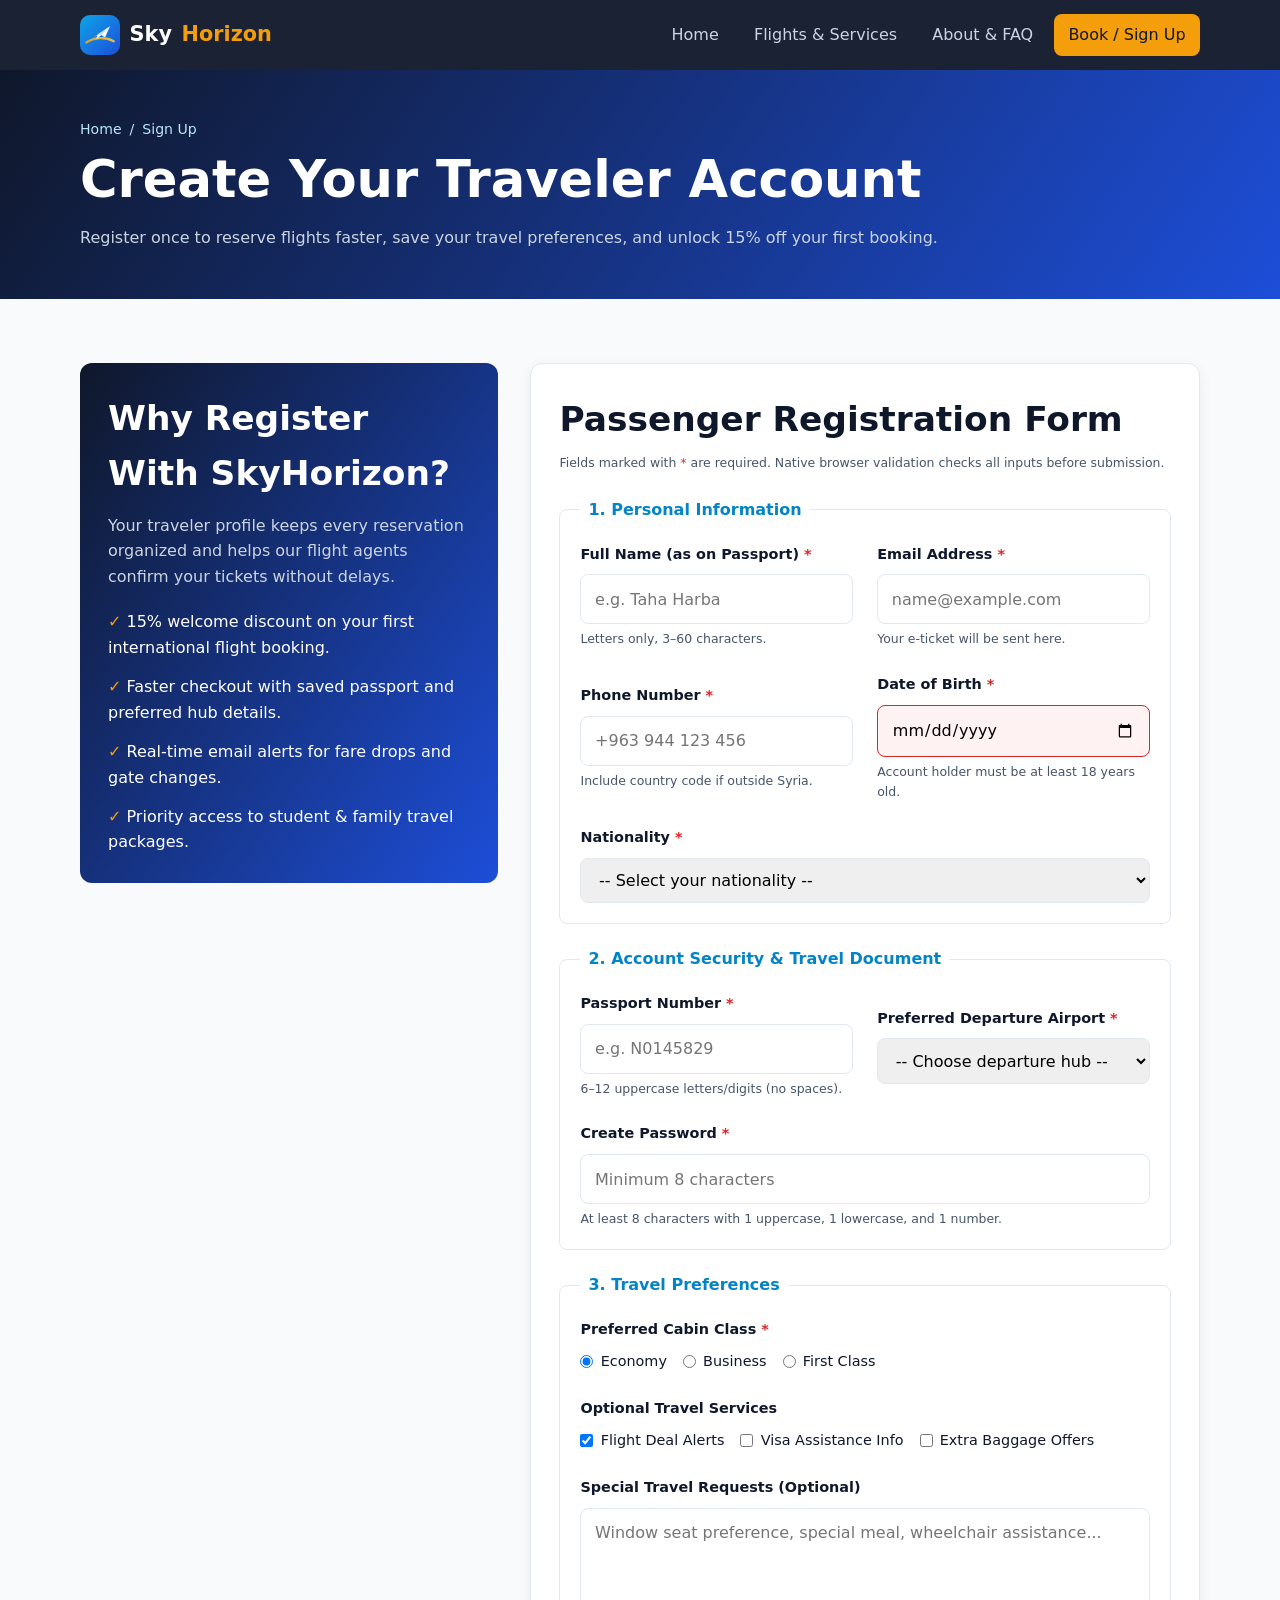
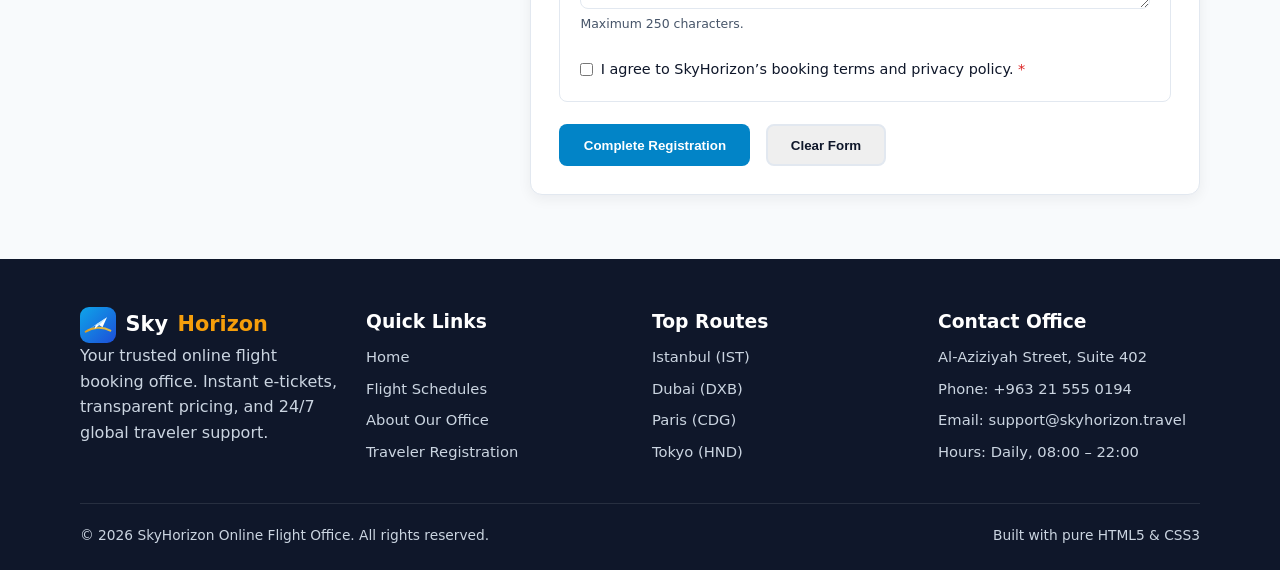
<file: signup.html>
<!DOCTYPE html>
<html lang="en">
<head>
  <meta charset="UTF-8">
  <meta name="viewport" content="width=device-width, initial-scale=1.0">
  <meta name="description" content="Create your SkyHorizon traveler account to book flights, save passport preferences, and earn travel discounts.">
  <title>Sign Up &amp; Traveler Profile | SkyHorizon Flight Office</title>
  <link rel="stylesheet" href="css/style.css">
</head>
<body>
  <a class="skip-link" href="#main-content">Skip to main content</a>
  <header class="site-header">
    <div class="container navbar">
      <a href="index.html" class="brand">
        <img src="images/logo.svg" alt="SkyHorizon logo" width="40" height="40">
        Sky<span>Horizon</span>
      </a>
      <input type="checkbox" id="nav-toggle" class="nav-toggle" aria-label="Toggle navigation menu">
      <label for="nav-toggle" class="nav-toggle-label" aria-hidden="true">
        <span></span>
        <span></span>
        <span></span>
      </label>
      <nav class="nav-links" aria-label="Primary Navigation">
        <a href="index.html">Home</a>
        <a href="flights.html">Flights &amp; Services</a>
        <a href="about.html">About &amp; FAQ</a>
        <a href="signup.html" class="nav-cta active" aria-current="page">Book / Sign Up</a>
      </nav>
    </div>
  </header>

  <main id="main-content">
    <section class="page-banner">
      <div class="container">
        <nav class="breadcrumb" aria-label="Breadcrumb">
          <a href="index.html">Home</a>
          <span aria-hidden="true">/</span>
          <span>Sign Up</span>
        </nav>
        <h1>Create Your Traveler Account</h1>
        <p>Register once to reserve flights faster, save your travel preferences, and unlock 15% off your first booking.</p>
      </div>
    </section>

    <section class="section">
      <div class="container signup-layout">
        <!-- Left Info Panel -->
        <aside class="benefits-panel">
          <h2>Why Register With SkyHorizon?</h2>
          <p>Your traveler profile keeps every reservation organized and helps our flight agents confirm your tickets without delays.</p>
          <ul class="benefits-list">
            <li><span>&#10003;</span> 15% welcome discount on your first international flight booking.</li>
            <li><span>&#10003;</span> Faster checkout with saved passport and preferred hub details.</li>
            <li><span>&#10003;</span> Real-time email alerts for fare drops and gate changes.</li>
            <li><span>&#10003;</span> Priority access to student &amp; family travel packages.</li>
          </ul>
        </aside>

        <!-- Right Registration Form (100% Native HTML5 Validation) -->
        <section class="form-card" aria-labelledby="form-heading">
          <h2 id="form-heading" style="margin-bottom: 0.4rem; color: var(--navy);">Passenger Registration Form</h2>
          <p class="hint" style="margin-bottom: 1.5rem;">Fields marked with <span class="required-star">*</span> are required. Native browser validation checks all inputs before submission.</p>

          <form action="success.html" method="get">
            <!-- Group 1: Personal Details -->
            <fieldset>
              <legend>1. Personal Information</legend>
              <div class="form-grid">
                <div class="form-group">
                  <label for="fullname">Full Name (as on Passport) <span class="required-star">*</span></label>
                  <input type="text" id="fullname" name="fullname" placeholder="e.g. Taha Harba" required minlength="3" maxlength="60" pattern="[A-Za-z\s]{3,60}" title="Please enter 3 to 60 English letters only." autocomplete="name">
                  <small class="hint">Letters only, 3&ndash;60 characters.</small>
                </div>

                <div class="form-group">
                  <label for="email">Email Address <span class="required-star">*</span></label>
                  <input type="email" id="email" name="email" placeholder="name@example.com" required autocomplete="email">
                  <small class="hint">Your e-ticket will be sent here.</small>
                </div>

                <div class="form-group">
                  <label for="phone">Phone Number <span class="required-star">*</span></label>
                  <input type="tel" id="phone" name="phone" placeholder="+963 944 123 456" required pattern="\+?[0-9\s\-]{8,16}" title="Enter a valid phone number (8 to 16 digits, optional + sign)." autocomplete="tel">
                  <small class="hint">Include country code if outside Syria.</small>
                </div>

                <div class="form-group">
                  <label for="dob">Date of Birth <span class="required-star">*</span></label>
                  <input type="date" id="dob" name="dob" required min="1925-01-01" max="2008-12-31">
                  <small class="hint">Account holder must be at least 18 years old.</small>
                </div>

                <div class="form-group full-width">
                  <label for="nationality">Nationality <span class="required-star">*</span></label>
                  <select id="nationality" name="nationality" required>
                    <option value="">-- Select your nationality --</option>
                    <option value="SY">Syrian</option>
                    <option value="LB">Lebanese</option>
                    <option value="JO">Jordanian</option>
                    <option value="EG">Egyptian</option>
                    <option value="AE">Emirati</option>
                    <option value="TR">Turkish</option>
                    <option value="OTHER">Other</option>
                  </select>
                </div>
              </div>
            </fieldset>

            <!-- Group 2: Account Security & Travel Document -->
            <fieldset>
              <legend>2. Account Security &amp; Travel Document</legend>
              <div class="form-grid">
                <div class="form-group">
                  <label for="passport">Passport Number <span class="required-star">*</span></label>
                  <input type="text" id="passport" name="passport" placeholder="e.g. N0145829" required pattern="[A-Z0-9]{6,12}" title="Enter 6 to 12 uppercase letters and numbers with no spaces.">
                  <small class="hint">6&ndash;12 uppercase letters/digits (no spaces).</small>
                </div>

                <div class="form-group">
                  <label for="hub">Preferred Departure Airport <span class="required-star">*</span></label>
                  <select id="hub" name="hub" required>
                    <option value="">-- Choose departure hub --</option>
                    <option value="ALP">Aleppo International (ALP)</option>
                    <option value="DAM">Damascus International (DAM)</option>
                    <option value="BEY">Beirut Rafic Hariri (BEY)</option>
                    <option value="AMM">Amman Queen Alia (AMM)</option>
                  </select>
                </div>

                <div class="form-group full-width">
                  <label for="password">Create Password <span class="required-star">*</span></label>
                  <input type="password" id="password" name="password" placeholder="Minimum 8 characters" required minlength="8" pattern="(?=.*\d)(?=.*[a-z])(?=.*[A-Z]).{8,}" title="Must be at least 8 characters and include an uppercase letter, a lowercase letter, and a number." autocomplete="new-password">
                  <small class="hint">At least 8 characters with 1 uppercase, 1 lowercase, and 1 number.</small>
                </div>
              </div>
            </fieldset>

            <!-- Group 3: Travel Preferences & Agreement -->
            <fieldset>
              <legend>3. Travel Preferences</legend>
              <div class="form-grid">
                <div class="form-group full-width">
                  <label>Preferred Cabin Class <span class="required-star">*</span></label>
                  <div class="choice-group">
                    <label class="choice-item">
                      <input type="radio" name="cabin" value="economy" required checked>
                      Economy
                    </label>
                    <label class="choice-item">
                      <input type="radio" name="cabin" value="business">
                      Business
                    </label>
                    <label class="choice-item">
                      <input type="radio" name="cabin" value="first">
                      First Class
                    </label>
                  </div>
                </div>

                <div class="form-group full-width">
                  <label>Optional Travel Services</label>
                  <div class="choice-group">
                    <label class="choice-item">
                      <input type="checkbox" name="services" value="deals" checked>
                      Flight Deal Alerts
                    </label>
                    <label class="choice-item">
                      <input type="checkbox" name="services" value="visa">
                      Visa Assistance Info
                    </label>
                    <label class="choice-item">
                      <input type="checkbox" name="services" value="baggage">
                      Extra Baggage Offers
                    </label>
                  </div>
                </div>

                <div class="form-group full-width">
                  <label for="notes">Special Travel Requests (Optional)</label>
                  <textarea id="notes" name="notes" rows="3" maxlength="250" placeholder="Window seat preference, special meal, wheelchair assistance..."></textarea>
                  <small class="hint">Maximum 250 characters.</small>
                </div>

                <div class="form-group full-width">
                  <label class="choice-item">
                    <input type="checkbox" id="terms" name="terms" required>
                    <span>I agree to SkyHorizon&rsquo;s booking terms and privacy policy. <span class="required-star">*</span></span>
                  </label>
                </div>
              </div>
            </fieldset>

            <div class="form-actions">
              <button type="submit" class="btn btn-primary">Complete Registration</button>
              <button type="reset" class="btn btn-outline-dark">Clear Form</button>
            </div>
          </form>
        </section>
      </div>
    </section>
  </main>

  <footer class="site-footer">
    <div class="container">
      <div class="footer-grid">
        <div class="footer-col">
          <a href="index.html" class="brand">
            <img src="images/logo.svg" alt="SkyHorizon logo" width="36" height="36">
            Sky<span>Horizon</span>
          </a>
          <p>Your trusted online flight booking office. Instant e-tickets, transparent pricing, and 24/7 global traveler support.</p>
        </div>
        <div class="footer-col">
          <h3>Quick Links</h3>
          <ul>
            <li><a href="index.html">Home</a></li>
            <li><a href="flights.html">Flight Schedules</a></li>
            <li><a href="about.html">About Our Office</a></li>
            <li><a href="signup.html">Traveler Registration</a></li>
          </ul>
        </div>
        <div class="footer-col">
          <h3>Top Routes</h3>
          <ul>
            <li><a href="flights.html#schedule">Istanbul (IST)</a></li>
            <li><a href="flights.html#schedule">Dubai (DXB)</a></li>
            <li><a href="flights.html#schedule">Paris (CDG)</a></li>
            <li><a href="flights.html#schedule">Tokyo (HND)</a></li>
          </ul>
        </div>
        <div class="footer-col">
          <h3>Contact Office</h3>
          <ul>
            <li>Al-Aziziyah Street, Suite 402</li>
            <li>Phone: +963 21 555 0194</li>
            <li>Email: support@skyhorizon.travel</li>
            <li>Hours: Daily, 08:00 &ndash; 22:00</li>
          </ul>
        </div>
      </div>
      <div class="footer-bottom">
        <p>&copy; 2026 SkyHorizon Online Flight Office. All rights reserved.</p>
        <p>Built with pure HTML5 &amp; CSS3</p>
      </div>
    </div>
  </footer>
</body>
</html>
</file>
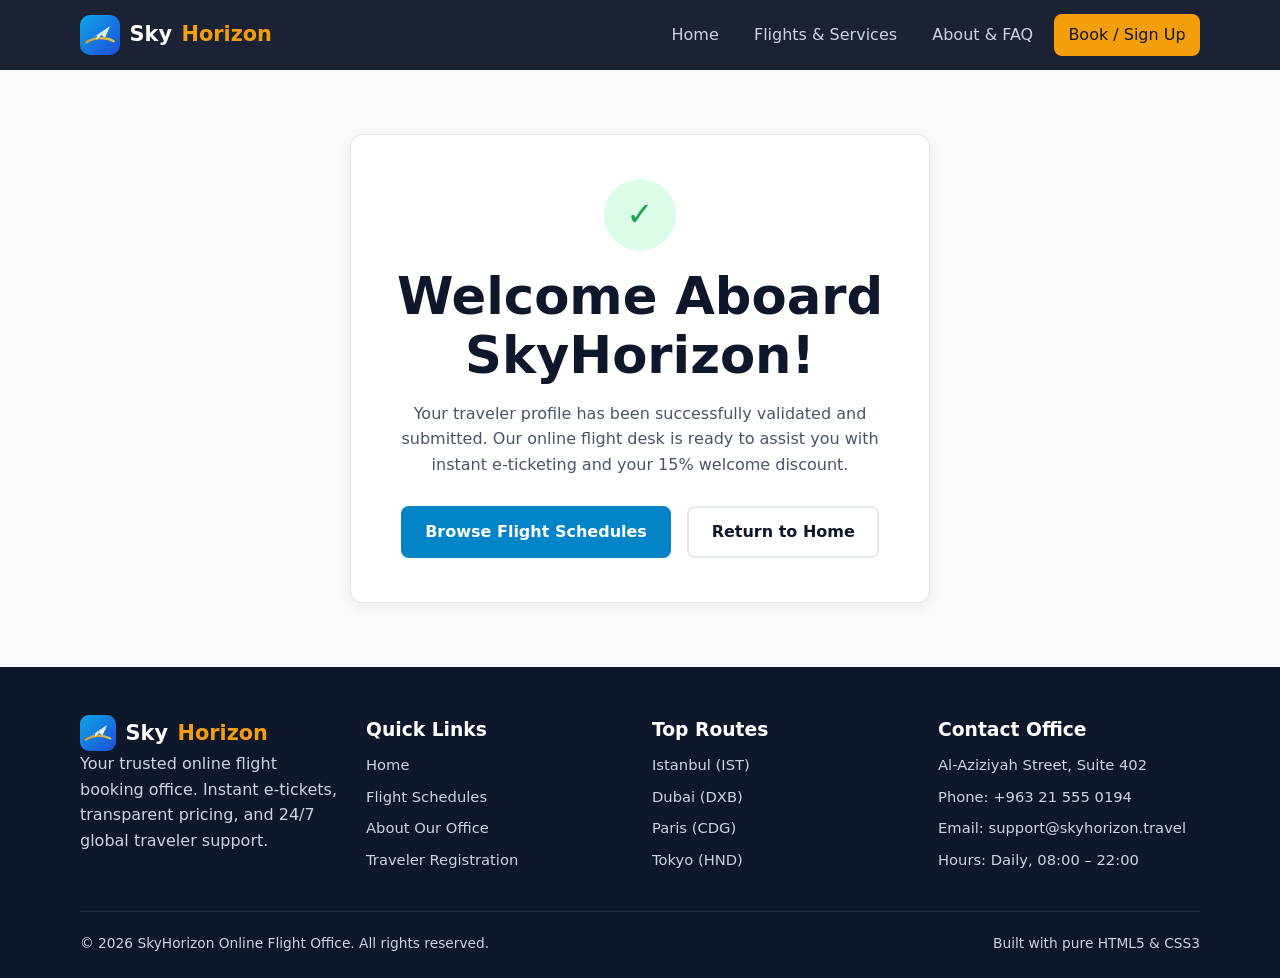
<file: success.html>
<!DOCTYPE html>
<html lang="en">
<head>
  <meta charset="UTF-8">
  <meta name="viewport" content="width=device-width, initial-scale=1.0">
  <meta name="description" content="Welcome to SkyHorizon! Your traveler account has been created successfully.">
  <title>Registration Confirmed | SkyHorizon Flight Office</title>
  <link rel="stylesheet" href="css/style.css">
</head>
<body>
  <a class="skip-link" href="#main-content">Skip to main content</a>
  <header class="site-header">
    <div class="container navbar">
      <a href="index.html" class="brand">
        <img src="images/logo.svg" alt="SkyHorizon logo" width="40" height="40">
        Sky<span>Horizon</span>
      </a>
      <input type="checkbox" id="nav-toggle" class="nav-toggle" aria-label="Toggle navigation menu">
      <label for="nav-toggle" class="nav-toggle-label" aria-hidden="true">
        <span></span>
        <span></span>
        <span></span>
      </label>
      <nav class="nav-links" aria-label="Primary Navigation">
        <a href="index.html">Home</a>
        <a href="flights.html">Flights &amp; Services</a>
        <a href="about.html">About &amp; FAQ</a>
        <a href="signup.html" class="nav-cta active" aria-current="page">Book / Sign Up</a>
      </nav>
    </div>
  </header>

  <main id="main-content">
    <div class="container">
      <section class="success-card" aria-labelledby="success-title">
        <div class="success-icon" aria-hidden="true">&#10003;</div>
        <h1 id="success-title">Welcome Aboard SkyHorizon!</h1>
        <p>Your traveler profile has been successfully validated and submitted. Our online flight desk is ready to assist you with instant e-ticketing and your 15% welcome discount.</p>
        <div class="hero-actions" style="justify-content: center; margin-bottom: 0;">
          <a href="flights.html" class="btn btn-primary">Browse Flight Schedules</a>
          <a href="index.html" class="btn btn-outline-dark">Return to Home</a>
        </div>
      </section>
    </div>
  </main>

  <footer class="site-footer">
    <div class="container">
      <div class="footer-grid">
        <div class="footer-col">
          <a href="index.html" class="brand">
            <img src="images/logo.svg" alt="SkyHorizon logo" width="36" height="36">
            Sky<span>Horizon</span>
          </a>
          <p>Your trusted online flight booking office. Instant e-tickets, transparent pricing, and 24/7 global traveler support.</p>
        </div>
        <div class="footer-col">
          <h3>Quick Links</h3>
          <ul>
            <li><a href="index.html">Home</a></li>
            <li><a href="flights.html">Flight Schedules</a></li>
            <li><a href="about.html">About Our Office</a></li>
            <li><a href="signup.html">Traveler Registration</a></li>
          </ul>
        </div>
        <div class="footer-col">
          <h3>Top Routes</h3>
          <ul>
            <li><a href="flights.html#schedule">Istanbul (IST)</a></li>
            <li><a href="flights.html#schedule">Dubai (DXB)</a></li>
            <li><a href="flights.html#schedule">Paris (CDG)</a></li>
            <li><a href="flights.html#schedule">Tokyo (HND)</a></li>
          </ul>
        </div>
        <div class="footer-col">
          <h3>Contact Office</h3>
          <ul>
            <li>Al-Aziziyah Street, Suite 402</li>
            <li>Phone: +963 21 555 0194</li>
            <li>Email: support@skyhorizon.travel</li>
            <li>Hours: Daily, 08:00 &ndash; 22:00</li>
          </ul>
        </div>
      </div>
      <div class="footer-bottom">
        <p>&copy; 2026 SkyHorizon Online Flight Office. All rights reserved.</p>
        <p>Built with pure HTML5 &amp; CSS3</p>
      </div>
    </div>
  </footer>
</body>
</html>
</file>
<file: css/style.css>
:root {
  --primary: #0284c7;
  --navy: #0f172a;
  --accent: #f59e0b;
  --bg: #f8fafc;
  --border: #e2e8f0;
  --muted: #475569;
  --radius: 12px;
}

*,
*::before,
*::after {
  box-sizing: border-box;
  margin: 0;
  padding: 0;
}

body {
  font-family: system-ui, -apple-system, "Segoe UI", sans-serif;
  background: var(--bg);
  color: var(--navy);
  line-height: 1.6;
  min-height: 100vh;
  display: flex;
  flex-direction: column;
}

main {
  flex: 1;
}

img {
  max-width: 100%;
  display: block;
}

a {
  color: inherit;
  text-decoration: none;
}

ul {
  list-style: none;
}

address {
  font-style: normal;
}

p,
address {
  color: var(--muted);
}

h1 {
  font-size: clamp(2rem, 4.5vw, 3.2rem);
  line-height: 1.15;
  margin-bottom: 1rem;
}

h2 {
  font-size: clamp(1.5rem, 3vw, 2.15rem);
  margin-bottom: 0.75rem;
}

h3 {
  margin-bottom: 0.5rem;
}

.container {
  max-width: 1160px;
  width: 100%;
  margin: 0 auto;
  padding: 0 1.25rem;
}

.skip-link {
  position: absolute;
  top: -100px;
  left: 1rem;
  background: var(--navy);
  color: #fff;
  padding: 0.5rem 1rem;
}

.skip-link:focus {
  top: 1rem;
}

.btn {
  display: inline-flex;
  align-items: center;
  justify-content: center;
  padding: 0.72rem 1.4rem;
  border-radius: 8px;
  font-weight: 600;
  border: 2px solid transparent;
  cursor: pointer;
  transition: 0.2s ease;
}

.btn:hover {
  transform: translateY(-2px);
  filter: brightness(0.92);
}

.btn-sm {
  padding: 0.45rem 0.9rem;
  font-size: 0.88rem;
}

.btn-primary {
  background: var(--primary);
  color: #fff;
}

.btn-accent {
  background: var(--accent);
  color: var(--navy);
}

.btn-outline {
  border-color: rgba(255, 255, 255, 0.7);
  color: #fff;
}

.btn-outline-dark {
  border-color: var(--border);
  color: var(--navy);
}

.badge {
  display: inline-block;
  padding: 0.25rem 0.7rem;
  border-radius: 999px;
  font-size: 0.78rem;
  font-weight: 700;
}

.badge-sky {
  background: #e0f2fe;
  color: #0369a1;
}

.badge-success {
  background: #dcfce7;
  color: #15803d;
}

.badge-warning {
  background: #ffedd5;
  color: #c2410c;
}

.site-header {
  position: sticky;
  top: 0;
  z-index: 100;
  background: rgba(15, 23, 42, 0.95);
}

.navbar,
.card-meta,
.card-footer,
.footer-bottom {
  display: flex;
  align-items: center;
  justify-content: space-between;
  gap: 1rem;
}

.navbar {
  min-height: 70px;
  position: relative;
}

.brand {
  display: flex;
  align-items: center;
  gap: 0.6rem;
  font-size: 1.3rem;
  font-weight: 800;
  color: #fff;
}

.brand span,
.hero h1 span,
.stat-item strong,
.benefits-list span {
  color: var(--accent);
}

.nav-links {
  display: flex;
  align-items: center;
  gap: 0.4rem;
}

.nav-links a {
  color: #cbd5e1;
  padding: 0.5rem 0.9rem;
  border-radius: 8px;
}

.nav-links a:hover,
.nav-links a.active {
  color: #fff;
  background: rgba(255, 255, 255, 0.12);
}

.nav-links a.nav-cta {
  background: var(--primary);
  color: #fff;
}

.nav-links a.nav-cta:hover,
.nav-links a.nav-cta.active {
  background: var(--accent);
  color: var(--navy);
}

.nav-toggle,
.nav-toggle-label {
  display: none;
}

.nav-toggle-label {
  flex-direction: column;
  gap: 5px;
  cursor: pointer;
}

.nav-toggle-label span {
  width: 25px;
  height: 3px;
  background: #fff;
}

.section {
  padding: 4rem 0;
}

.section-alt {
  background: #f1f5f9;
}

.section-header {
  text-align: center;
  max-width: 640px;
  margin: 0 auto 2.5rem;
}

.eyebrow {
  color: var(--primary);
  font-weight: 700;
  font-size: 0.82rem;
  text-transform: uppercase;
}

.cards-grid,
.steps-grid,
.contact-grid {
  display: grid;
  grid-template-columns: repeat(auto-fit, minmax(290px, 1fr));
  gap: 1.5rem;
}

.features-grid,
.stats-grid,
.footer-grid {
  display: grid;
  grid-template-columns: repeat(auto-fit, minmax(210px, 1fr));
  gap: 1.5rem;
}

.split-grid,
.form-grid {
  display: grid;
  grid-template-columns: repeat(auto-fit, minmax(260px, 1fr));
  gap: 1.5rem;
  align-items: center;
}

.search-form {
  display: grid;
  grid-template-columns: repeat(auto-fit, minmax(170px, 1fr));
  gap: 1rem;
  align-items: end;
}

.signup-layout {
  display: grid;
  grid-template-columns: 1fr 1.6fr;
  gap: 2rem;
  align-items: start;
}

.destination-card,
.feature-card,
.step-card,
.cabin-card,
.team-card,
.contact-card,
.form-card,
.success-card,
.table-wrapper,
.faq-item {
  background: #fff;
  border: 1px solid var(--border);
  border-radius: var(--radius);
  box-shadow: 0 4px 14px rgba(15, 23, 42, 0.06);
}

.feature-card,
.step-card,
.cabin-card,
.team-card,
.contact-card,
.form-card,
.benefits-panel {
  padding: 1.75rem;
}

.hero,
.page-banner,
.cta-banner,
.benefits-panel,
.stats-bar,
.site-footer {
  color: #fff;
}

.hero p,
.page-banner p,
.cta-banner p,
.benefits-panel p,
.site-footer p {
  color: #cbd5e1;
}

.hero {
  background: linear-gradient(125deg, rgba(15, 23, 42, 0.88), rgba(2, 132, 199, 0.45)),
    url("../images/hero-flight.png") center/cover no-repeat;
  padding: 5rem 0 4rem;
}

.hero-content {
  max-width: 650px;
}

.hero-tag {
  display: inline-block;
  background: rgba(255, 255, 255, 0.15);
  padding: 0.35rem 0.9rem;
  border-radius: 999px;
  font-size: 0.85rem;
  margin-bottom: 1rem;
}

.hero-actions,
.form-actions,
.choice-group {
  display: flex;
  flex-wrap: wrap;
  gap: 1rem;
}

.hero-actions {
  margin: 1.75rem 0 2.5rem;
}

.search-box {
  background: #fff;
  color: var(--navy);
  padding: 1.4rem;
  border-radius: var(--radius);
}

.stats-bar {
  background: var(--navy);
  padding: 1.8rem 0;
  text-align: center;
}

.stat-item strong {
  display: block;
  font-size: 1.85rem;
}

.destination-card {
  overflow: hidden;
  display: flex;
  flex-direction: column;
  transition: 0.25s ease;
}

.destination-card:hover {
  transform: translateY(-5px);
}

.card-media {
  position: relative;
  aspect-ratio: 16 / 10;
}

.card-media img {
  width: 100%;
  height: 100%;
  object-fit: cover;
}

.price-tag {
  position: absolute;
  top: 12px;
  right: 12px;
  background: rgba(15, 23, 42, 0.88);
  color: var(--accent);
  font-weight: 700;
  padding: 0.3rem 0.75rem;
  border-radius: 999px;
  font-size: 0.85rem;
}

.card-body {
  padding: 1.35rem;
  display: flex;
  flex-direction: column;
  gap: 0.65rem;
  flex: 1;
}

.card-meta {
  font-size: 0.84rem;
  color: var(--muted);
}

.card-footer {
  margin-top: auto;
  padding-top: 0.85rem;
  border-top: 1px solid var(--border);
}

.step-card,
.team-card,
.success-card {
  text-align: center;
}

.feature-icon,
.step-number,
.avatar,
.success-icon {
  width: 52px;
  height: 52px;
  border-radius: 50%;
  display: inline-flex;
  align-items: center;
  justify-content: center;
  font-weight: 800;
  font-size: 1.3rem;
  margin-bottom: 1rem;
}

.feature-icon {
  background: #e0f2fe;
  color: var(--primary);
  border-radius: 12px;
}

.step-number {
  background: var(--navy);
  color: var(--accent);
}

.avatar {
  width: 68px;
  height: 68px;
  background: linear-gradient(135deg, var(--primary), var(--navy));
  color: #fff;
}

.success-icon {
  width: 72px;
  height: 72px;
  background: #dcfce7;
  color: #16a34a;
  font-size: 2rem;
}

.page-banner,
.cta-banner,
.benefits-panel {
  background: linear-gradient(125deg, var(--navy), #1d4ed8);
}

.page-banner {
  padding: 3rem 0;
}

.breadcrumb {
  display: flex;
  gap: 0.5rem;
  font-size: 0.88rem;
  color: #bae6fd;
  margin-bottom: 0.6rem;
}

.cta-banner {
  border-radius: 18px;
  padding: 2.5rem;
  display: flex;
  align-items: center;
  justify-content: space-between;
  gap: 1.5rem;
}

.table-wrapper {
  overflow-x: auto;
}

table {
  width: 100%;
  border-collapse: collapse;
  min-width: 700px;
}

caption {
  text-align: left;
  padding: 1rem 1.2rem;
  font-weight: 700;
  background: #f1f5f9;
}

th,
td {
  padding: 0.95rem 1.2rem;
  text-align: left;
  border-bottom: 1px solid var(--border);
}

th {
  background: var(--navy);
  color: #fff;
  font-size: 0.85rem;
}

tbody tr:hover {
  background: #f0f9ff;
}

.flight-code {
  font-weight: 700;
  color: var(--primary);
}

.price-cell,
.cabin-price {
  font-weight: 800;
  color: var(--navy);
}

.cabin-card {
  display: flex;
  flex-direction: column;
  gap: 0.75rem;
}

.cabin-card.featured {
  border: 2px solid var(--primary);
}

.cabin-price {
  font-size: 1.8rem;
}

.cabin-price span {
  font-size: 0.9rem;
  font-weight: 400;
  color: var(--muted);
}

.check-list {
  flex: 1;
  margin-bottom: 1rem;
}

.check-list li {
  padding: 0.35rem 0;
  color: var(--muted);
}

.check-list li::before {
  content: "\2713  ";
  color: #16a34a;
  font-weight: 800;
}

.split-media img {
  border-radius: var(--radius);
  width: 100%;
}

.split-content p {
  margin-bottom: 1rem;
}

.faq-list {
  max-width: 780px;
  margin: 0 auto;
  display: flex;
  flex-direction: column;
  gap: 1rem;
}

details {
  padding: 1.15rem 1.35rem;
}

summary {
  font-weight: 700;
  cursor: pointer;
}

details p {
  margin-top: 0.75rem;
  padding-top: 0.75rem;
  border-top: 1px solid var(--border);
}

.benefits-panel {
  border-radius: var(--radius);
}

.benefits-list {
  margin-top: 1.25rem;
  display: flex;
  flex-direction: column;
  gap: 0.85rem;
}

fieldset {
  border: 1px solid var(--border);
  border-radius: 8px;
  padding: 1.25rem;
  margin-bottom: 1.4rem;
}

legend {
  padding: 0 0.5rem;
  font-weight: 700;
  color: var(--primary);
}

.form-group {
  display: flex;
  flex-direction: column;
  gap: 0.3rem;
}

.full-width {
  grid-column: 1 / -1;
}

label {
  display: block;
  font-weight: 600;
  font-size: 0.9rem;
  margin-bottom: 0.25rem;
}

.required-star {
  color: #dc2626;
}

.hint {
  font-size: 0.78rem;
  color: var(--muted);
}

input:not([type="radio"]):not([type="checkbox"]),
select,
textarea {
  width: 100%;
  padding: 0.7rem 0.85rem;
  border: 1.5px solid var(--border);
  border-radius: 8px;
  font: inherit;
}

input:focus,
select:focus,
textarea:focus {
  outline: none;
  border-color: var(--primary);
}

.form-group input:not(:placeholder-shown):valid {
  border-color: #16a34a;
}

.form-group input:not(:placeholder-shown):invalid {
  border-color: #dc2626;
  background: #fef2f2;
}

.choice-item {
  display: inline-flex;
  align-items: center;
  gap: 0.45rem;
  font-weight: 500;
  cursor: pointer;
  margin-bottom: 0;
}

.success-card {
  max-width: 580px;
  margin: 4rem auto;
  padding: 2.75rem 2rem;
}

.success-card p {
  margin-bottom: 1.5rem;
}

footer {
  background: var(--navy);
  padding: 3rem 0 1.5rem;
}

.footer-grid {
  padding-bottom: 2rem;
  border-bottom: 1px solid rgba(255, 255, 255, 0.1);
}

.footer-col li {
  margin-bottom: 0.5rem;
  font-size: 0.92rem;
  color: #cbd5e1;
}

.footer-col a:hover {
  color: var(--accent);
}

.footer-bottom {
  padding-top: 1.25rem;
  flex-wrap: wrap;
  font-size: 0.86rem;
}

@media (max-width: 768px) {
  .nav-toggle-label {
    display: flex;
  }

  .nav-links {
    position: absolute;
    top: 70px;
    left: 0;
    right: 0;
    background: #1e293b;
    flex-direction: column;
    align-items: stretch;
    max-height: 0;
    overflow: hidden;
    transition: 0.3s ease;
  }

  .nav-toggle:checked ~ .nav-links {
    max-height: 320px;
    padding: 1rem;
  }

  .signup-layout {
    grid-template-columns: 1fr;
  }

  .cta-banner {
    flex-direction: column;
    text-align: center;
  }
}
</file>
